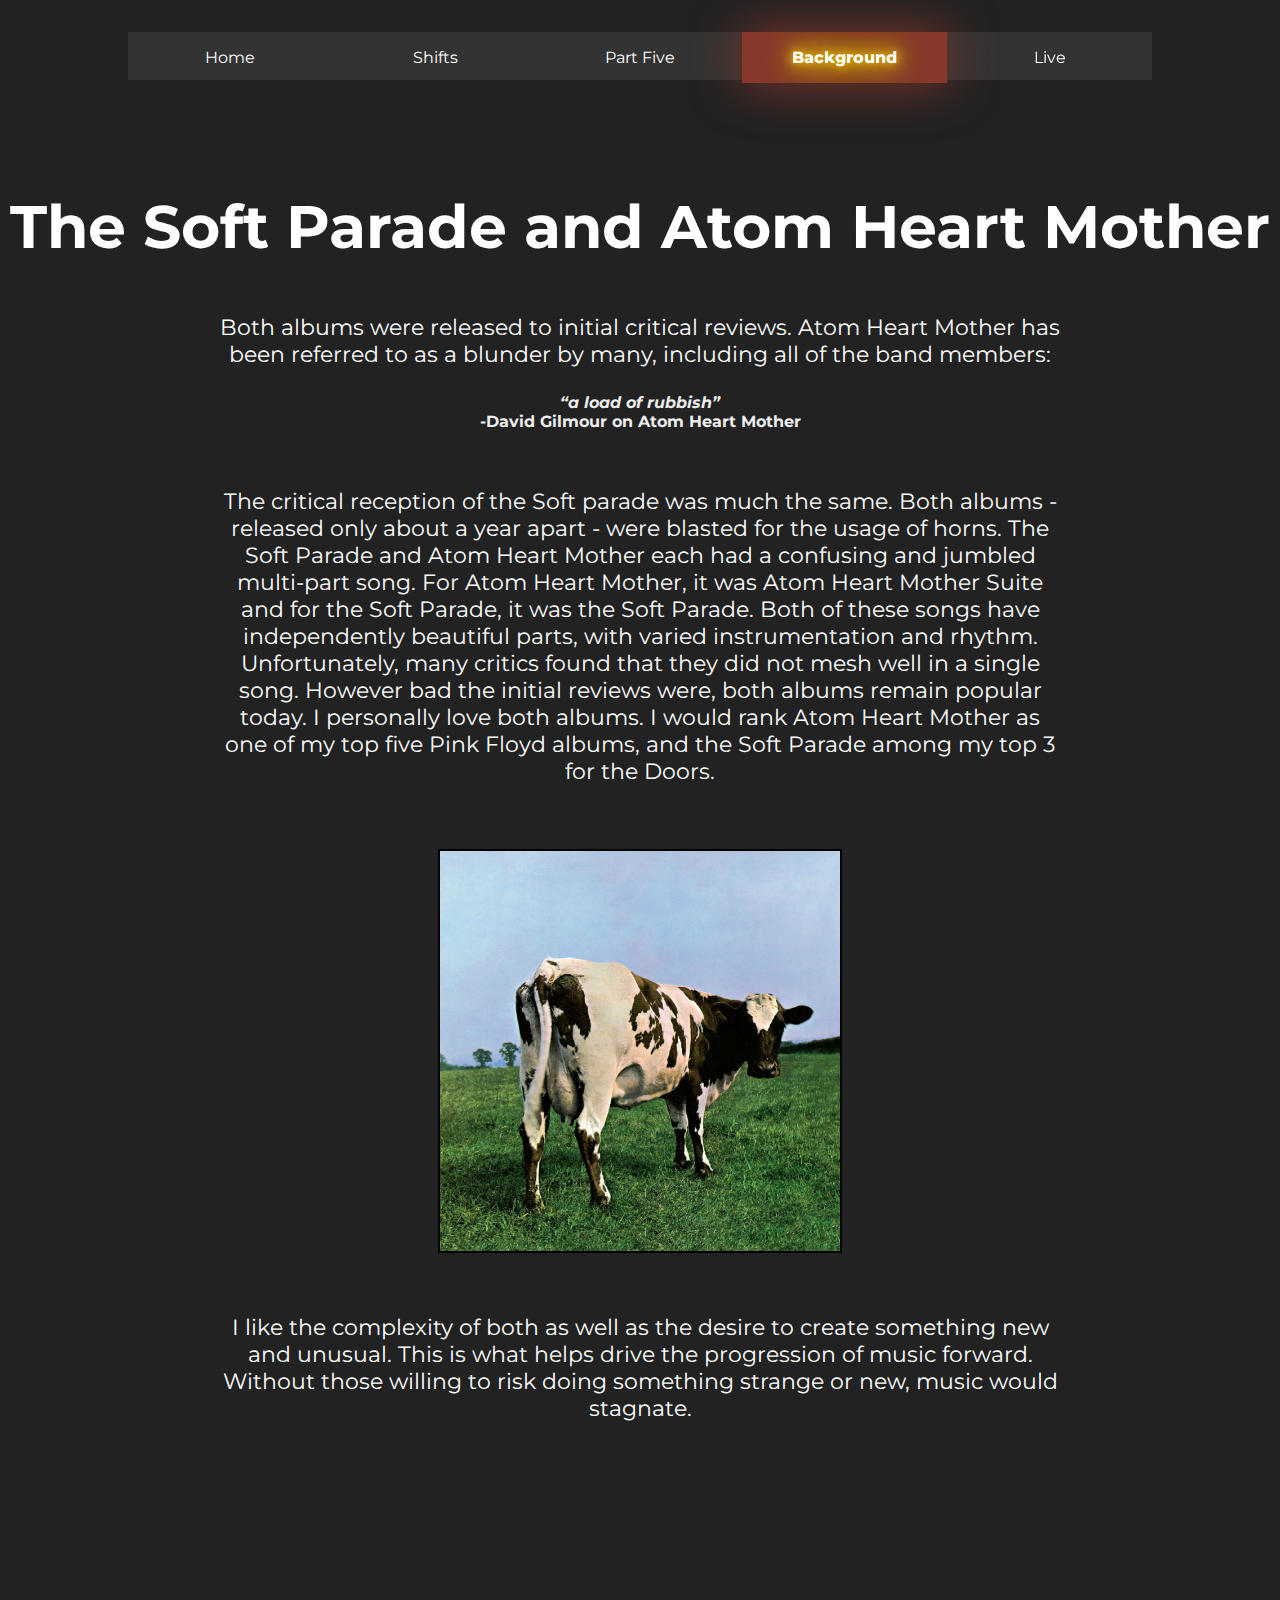
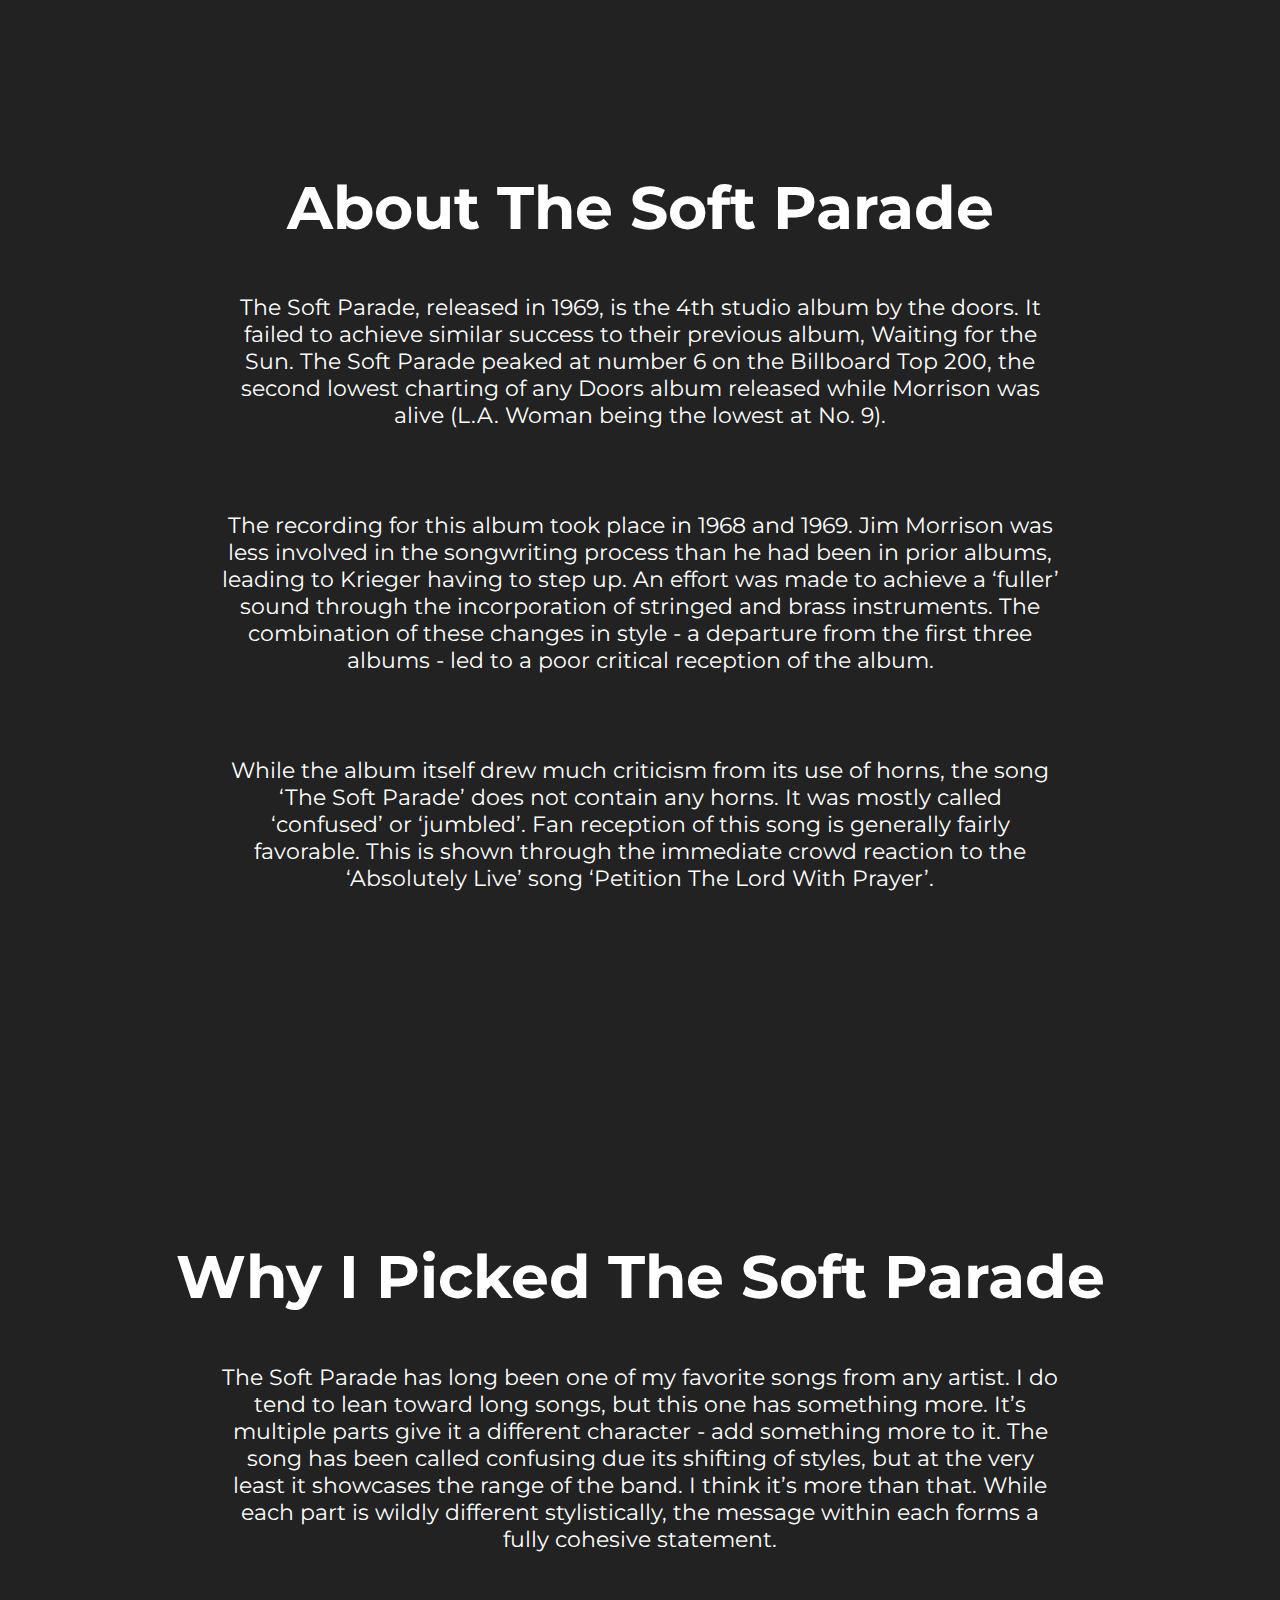
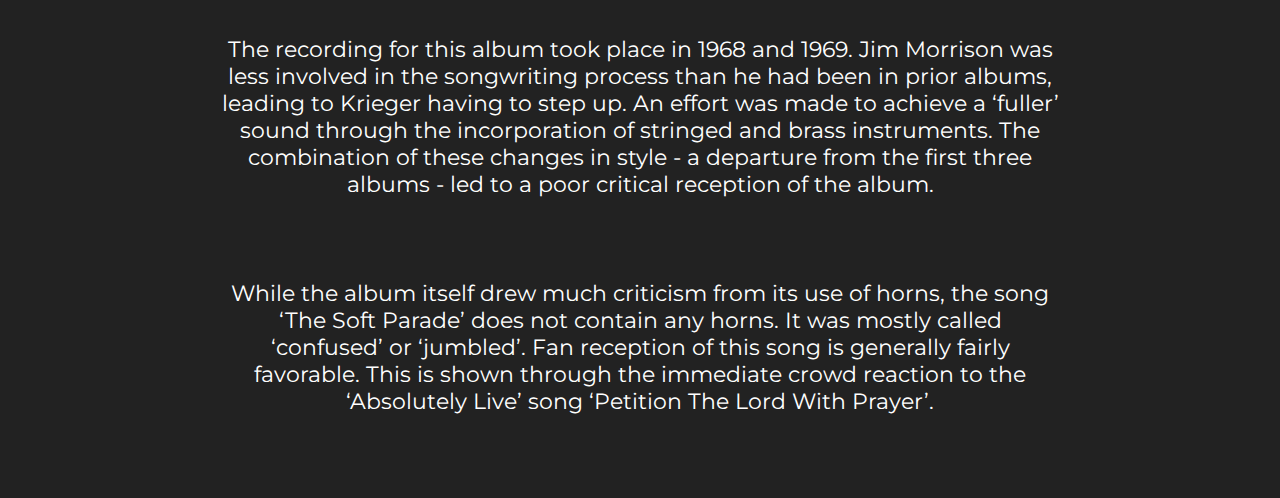
<file: background.html>
<!DOCTYPE html>
<html lang="en" >

  <meta charset="UTF-8">
  <meta name="viewport" content="width=device-width, initial-scale=1, maximum-scale=1">
  <meta content="Nicolas Bray" name="author"> 

<head>
  <meta charset="UTF-8">
  <title>The Soft Parade</title>
  
  
  <link rel='stylesheet' href='https://fonts.googleapis.com/css?family=Montserrat:300,400,600'>
  <link rel="stylesheet" href="css/style.css">

  
</head>

<body class="home2">

<!------------------------------------------------ SCRIPT FOR SCROLL BUTTON ---------------------------------------------------->


<script>
  window.onscroll = function() {scrollFunction()};

  function scrollFunction() {
    if (document.body.scrollTop > 20 || document.documentElement.scrollTop > 20) {
        document.getElementById("myBtn").style.display = "block";
    } else {
        document.getElementById("myBtn").style.display = "none";
    }
}

function topFunction() {
    document.body.scrollTop = 0;
    document.documentElement.scrollTop = 0;
}
</script>



<!-----------------------------------------------NAVIGATION BAR-------------------------------------------------------------->

<br>
<br>

<ul>
  <li><a href="index.html">Home</a></li>
  <li><a href="shifts.html">Shifts</a></li>
  <li><a href="five.html">Part Five</a></li>
  <li><a class="active" href="background.html">Background</a></li>
  <li><a href="live.html">Live</a></li>
</ul>

</br>
</br>
</br>
</br>

<!-------------------------------------------- TOP BUTTON ------------------------------------------------------------------------->


<button onclick="topFunction()" id="myBtn" title="Go to top">Top</button>

<br>
<br>
<br>
<br>


<!--------------------------------------------------- THE SOFT PARADE AND ATOM HEART MOTHER ---------------------------------------------------->


<p style="font-weight: 700; font-size: 60px; padding-bottom: 1vw;" class="center">The Soft Parade and Atom Heart Mother</p>

<br>
<br>
    
    <p style="padding-bottom: 2vw; padding-right: 10em; padding-left: 10em; font-size: 22px;" class="center large">

      Both albums were released to initial critical reviews.  Atom Heart Mother has been referred to as a blunder by many, including all of the band members:
             <center><b><i><span style="color:#efefef"> “a load of rubbish” </span></i></b></center>
                <center><b><span style="color:#efefef">-David Gilmour on Atom Heart Mother</span></b></center>
      </p>

      <br><br><br>

      <p style="padding-bottom: 2vw; padding-right: 10em; padding-left: 10em; font-size: 22px;" class="center">
      The critical reception of the Soft parade was much the same.  Both albums - released only about a year apart - were blasted for the usage of horns.  The Soft Parade and Atom Heart Mother each had a confusing and jumbled multi-part song.  For Atom Heart Mother, it was Atom Heart Mother Suite and for the Soft Parade, it was the Soft Parade.  Both of these songs have independently beautiful parts, with varied instrumentation and rhythm.  Unfortunately, many critics found that they did not mesh well in a single song.  However bad the initial reviews were, both albums remain popular today.  I personally love both albums.  I would rank Atom Heart Mother as one of my top five Pink Floyd albums, and the Soft Parade among my top 3 for the Doors.
      </p>

      <br><br>


        <center><img src="cow.jpg" style="width: 400px; height: 400px; border-color: black;" border=2></img></center>


      <br><br><br>

      <p style="padding-bottom: 2vw; padding-right: 10em; padding-left: 10em; font-size: 22px;" class="center">
      I like the complexity of both as well as the desire to create something new and unusual.  This is what helps drive the progression of music forward.  Without those willing to risk doing something strange or new, music would stagnate.
      </p>

<br><br><br><br><br><br><br><br><br><br><br><br><br><br><br><br><br>


<!---------------------------------------------------------- ABOUT THE SOFT PARADE ------------------------------------------------------------------------->


<p style="font-weight: 700; font-size: 60px; padding-bottom: 1vw;" class="center">About The Soft Parade</p>

<br>
<br>
    
    <p style="padding-bottom: 2vw; padding-right: 10em; padding-left: 10em; font-size: 22px;" class="center">

      The Soft Parade, released in 1969, is the 4th studio album by the doors.  It failed to achieve similar success to their previous album, Waiting for the Sun.  The Soft Parade peaked at number 6 on the Billboard Top 200, the second lowest charting of any Doors album released while Morrison was alive (L.A. Woman being the lowest at No. 9).

    </p>

      <br><br><br>

    <p style="padding-bottom: 2vw; padding-right: 10em; padding-left: 10em; font-size: 22px;" class="center">
      
    The recording for this album took place in 1968 and 1969.  Jim Morrison was less involved in the songwriting process than he had been in prior albums, leading to Krieger having to step up.  An effort was made to achieve a ‘fuller’ sound through the incorporation of stringed and brass instruments.  The combination of these changes in style - a departure from the first three albums - led to a poor critical reception of the album.

    </p>

    <br><br><br>

    <p style="padding-bottom: 2vw; padding-right: 10em; padding-left: 10em; font-size: 22px;" class="center">
      
   While the album itself drew much criticism from its use of horns, the song ‘The Soft Parade’ does not contain any horns.  It was mostly called ‘confused’ or ‘jumbled’.  Fan reception of this song is generally fairly favorable.  This is shown through the immediate crowd reaction to the ‘Absolutely Live’ song ‘Petition The Lord With Prayer’.


    </p>



<br><br><br><br><br><br><br><br><br><br><br><br><br><br><br><br><br>


<!---------------------------------------------------------- WHY I PICKED THE SOFT PARADE ------------------------------------------------------------------------->


<p style="font-weight: 700; font-size: 60px; padding-bottom: 1vw;" class="center">Why I Picked The Soft Parade</p>

<br>
<br>
    
    <p style="padding-bottom: 2vw; padding-right: 10em; padding-left: 10em; font-size: 22px;" class="center">

      The Soft Parade has long been one of my favorite songs from any artist.  I do tend to lean toward long songs, but this one has something more.  It’s multiple parts give it a different character - add something more to it.  The song has been called confusing due its shifting of styles, but at the very least it showcases the range of the band.  I think it’s more than that.  While each part is wildly different stylistically, the message within each forms a fully cohesive statement.


    </p>

      <br><br><br>

    <p style="padding-bottom: 2vw; padding-right: 10em; padding-left: 10em; font-size: 22px;" class="center">
      
    The recording for this album took place in 1968 and 1969.  Jim Morrison was less involved in the songwriting process than he had been in prior albums, leading to Krieger having to step up.  An effort was made to achieve a ‘fuller’ sound through the incorporation of stringed and brass instruments.  The combination of these changes in style - a departure from the first three albums - led to a poor critical reception of the album.

    </p>

    <br><br><br>

    <p style="padding-bottom: 2vw; padding-right: 10em; padding-left: 10em; font-size: 22px;" class="center">
      
   While the album itself drew much criticism from its use of horns, the song ‘The Soft Parade’ does not contain any horns.  It was mostly called ‘confused’ or ‘jumbled’.  Fan reception of this song is generally fairly favorable.  This is shown through the immediate crowd reaction to the ‘Absolutely Live’ song ‘Petition The Lord With Prayer’.


    </p>


<br>
<br>
<br>





</body>

</html>
</file>
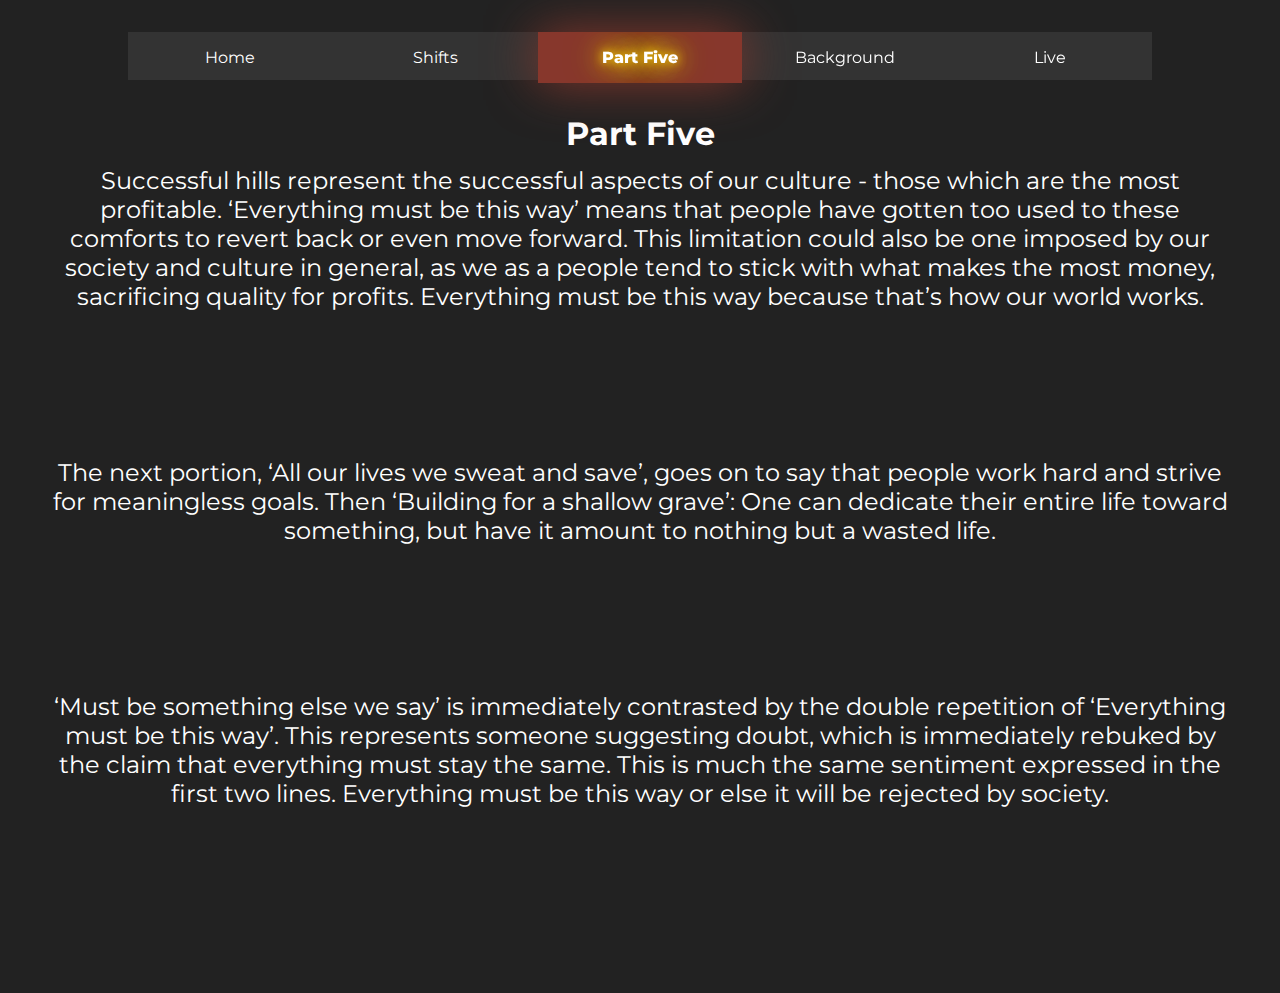
<file: five.html>
<!DOCTYPE html>
<html lang="en" >

  <meta charset="UTF-8">
  <meta name="viewport" content="width=device-width, initial-scale=1, maximum-scale=1">
  <meta content="Nicolas Bray" name="author"> 

<head>
  <meta charset="UTF-8">
  <title>The Soft Parade</title>
  
  
  <link rel='stylesheet' href='https://fonts.googleapis.com/css?family=Montserrat:300,400,600'>
  <link rel="stylesheet" href="css/style.css">

  
</head>

<body class="home2">

<!------------------------------------------------ SCRIPT FOR SCROLL BUTTON ---------------------------------------------------->


<script>
  window.onscroll = function() {scrollFunction()};

  function scrollFunction() {
    if (document.body.scrollTop > 20 || document.documentElement.scrollTop > 20) {
        document.getElementById("myBtn").style.display = "block";
    } else {
        document.getElementById("myBtn").style.display = "none";
    }
}

function topFunction() {
    document.body.scrollTop = 0;
    document.documentElement.scrollTop = 0;
}
</script>



<!-----------------------------------------------NAVIGATION BAR-------------------------------------------------------------->

<br>
<br>

<ul>
  <li><a href="index.html">Home</a></li>
  <li><a href="shifts.html">Shifts</a></li>
  <li><a class="active" href="five.html">Part Five</a></li>
  <li><a href="background.html">Background</a></li>
  <li><a href="live.html">Live</a></li>
</ul>

</br>
</br>
</br>
</br>

<!-------------------------------------------- TOP BUTTON ------------------------------------------------------------------------->


<button onclick="topFunction()" id="myBtn" title="Go to top">Top</button>




  <h1 style="padding-bottom: 1vw;" class="center">Part Five</h1>
    <p style="padding-bottom: 10vw; padding-right: 2em; padding-left: 2em;" class="center big">
      Successful hills represent the successful aspects of our culture - those which are the most profitable.  ‘Everything must be this way’ means that people have gotten too used to these comforts to revert back or even move forward.  This limitation could also be one imposed by our society and culture in general, as we as a people tend to stick with what makes the most money, sacrificing quality for profits.  Everything must be this way because that’s how our world works.
    </p>

    <br>

    <p style="padding-bottom: 10vw; padding-right: 2em; padding-left: 2em;" class="center big">
      The next portion, ‘All our lives we sweat and save’, goes on to say that people work hard and strive for meaningless goals.  Then ‘Building for a shallow grave’: One can dedicate their entire life toward something, but have it amount to nothing but a wasted life.
    </p>

    <br>

    <p style="padding-bottom: 10vw; padding-right: 2em; padding-left: 2em;" class="center big">
      ‘Must be something else we say’ is immediately contrasted by the double repetition of ‘Everything must be this way’.  This represents someone suggesting doubt, which is immediately rebuked by the claim that everything must stay the same.  This is much the same sentiment expressed in the first two lines.  Everything must be this way or else it will be rejected by society.
    </p>

    <br><br><br>













</body>

</html>
</file>
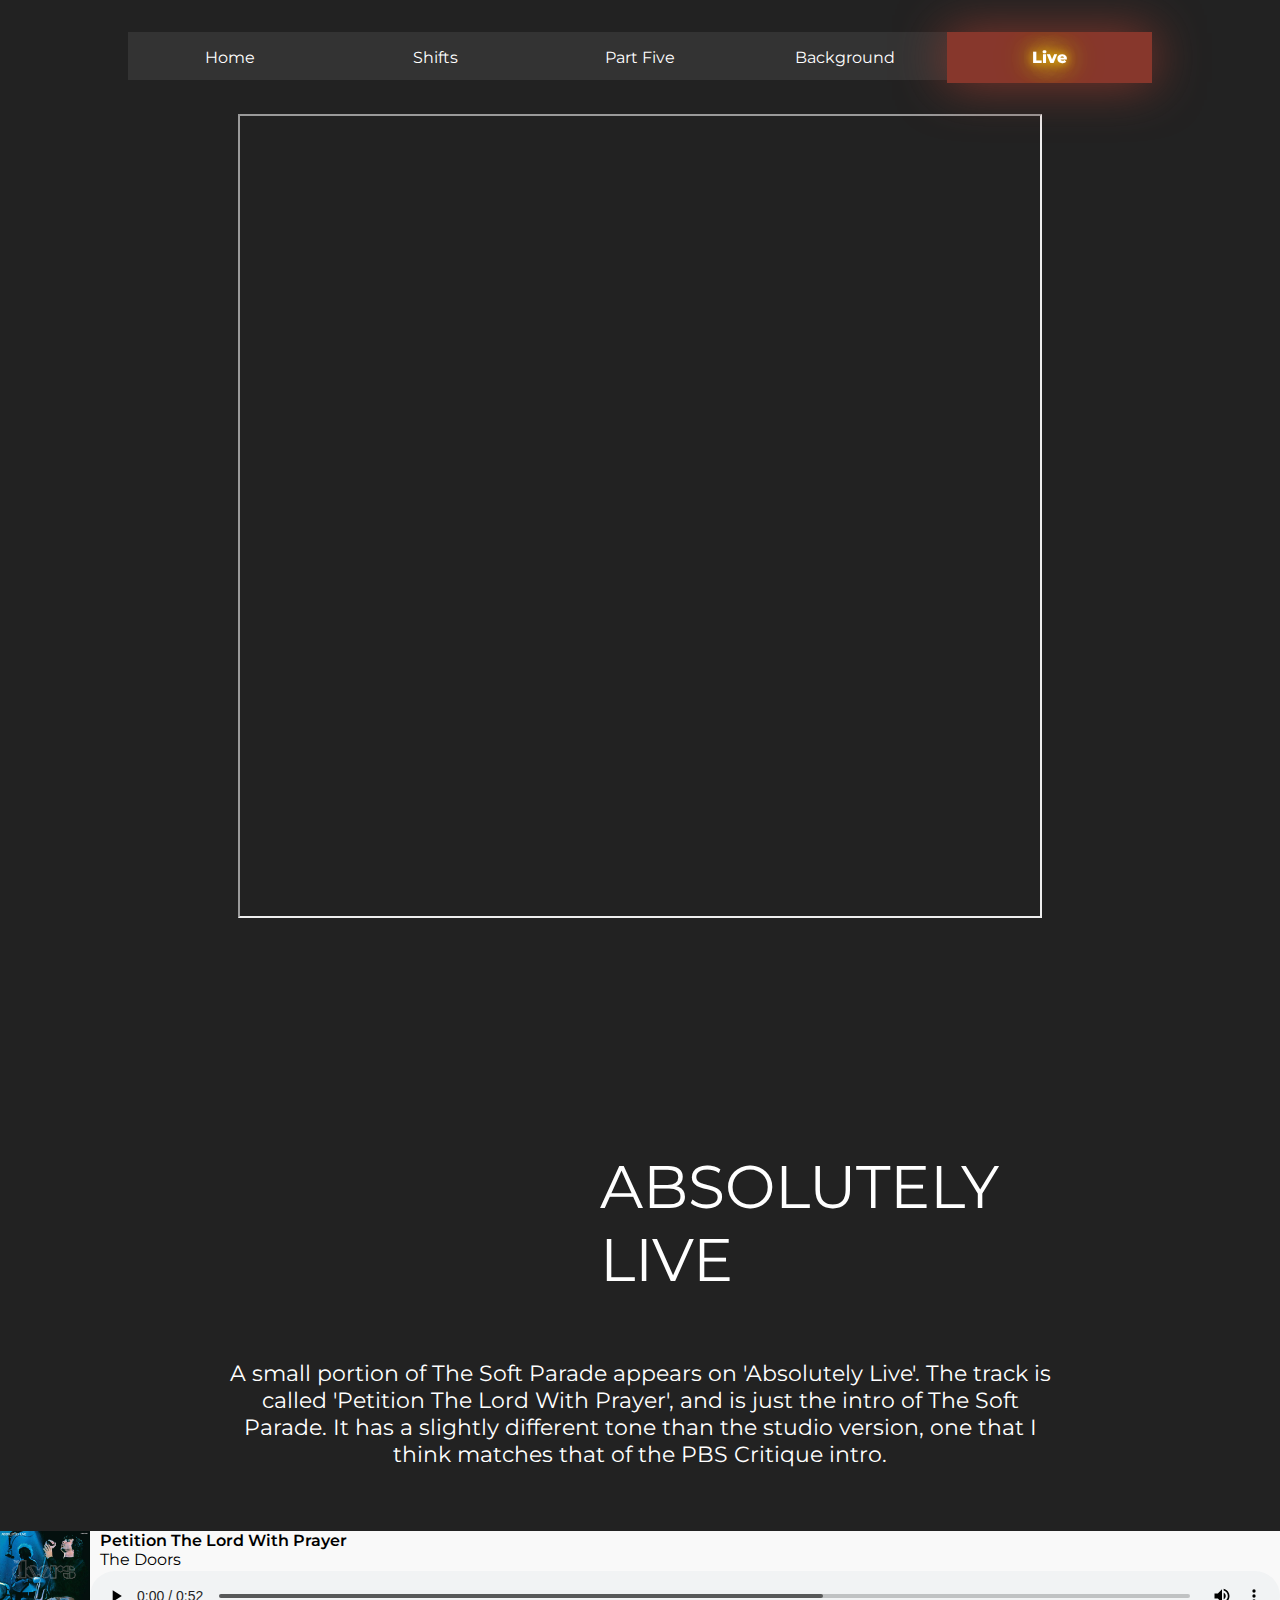
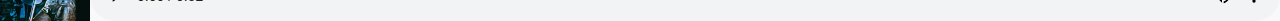
<file: live.html>
<!DOCTYPE html>
<html lang="en" >

  <meta charset="UTF-8">
  <meta name="viewport" content="width=device-width, initial-scale=1, maximum-scale=1">
  <meta content="Nicolas Bray" name="author"> 

<head>
  <meta charset="UTF-8">
  <title>The Soft Parade</title>
  
  
  <link rel='stylesheet' href='https://fonts.googleapis.com/css?family=Montserrat:300,400,600'>
  <link rel="stylesheet" href="css/style.css">

  
</head>

<body class="home3">

<!------------------------------------------------ SCRIPT FOR SCROLL BUTTON ---------------------------------------------------->


<script>
  window.onscroll = function() {scrollFunction()};

  function scrollFunction() {
    if (document.body.scrollTop > 20 || document.documentElement.scrollTop > 20) {
        document.getElementById("myBtn").style.display = "block";
    } else {
        document.getElementById("myBtn").style.display = "none";
    }
}

function topFunction() {
    document.body.scrollTop = 0;
    document.documentElement.scrollTop = 0;
}
</script>



<!-----------------------------------------------NAVIGATION BAR-------------------------------------------------------------->

<br>
<br>

<ul>
  <li><a href="index.html">Home</a></li>
  <li><a href="shifts.html">Shifts</a></li>
  <li><a href="five.html">Part Five</a></li>
  <li><a href="background.html">Background</a></li>
  <li><a class="active" href="live.html">Live</a></li>
</ul>

</br>
</br>
</br>
</br>

<!-------------------------------------------- TOP BUTTON ------------------------------------------------------------------------->


<button onclick="topFunction()" id="myBtn" title="Go to top">Top</button>


<!----------------------------------------------------- VIDEO --------------------------------------------------------------------->


<center><iframe width="800" height="800"
src="https://www.youtube.com/embed/O0IZtB98ykc?autoplay=1">
</iframe></center>


<!------------------------------------------------------ ABSOLUTELY LIVE ------------------------------------------------------------>

<br><br><br><br><br><br><br><br><br><br><br><br>


<p style="padding-bottom: 2vw; padding-right: 10em; padding-left: 10em; font-size: 60px;" class="center large">ABSOLUTELY LIVE</p>

<br><br>

  <p style="padding-bottom: 2vw; padding-right: 10em; padding-left: 10em; font-size: 22px;" class="center large">

    A small portion of The Soft Parade appears on 'Absolutely Live'.  The track is called 'Petition The Lord With Prayer', and is just the intro of The Soft Parade.  It has a slightly different tone than the studio version, one that I think matches that of the PBS Critique intro.

  </p>

<br><br>

<div class="player">
   <div class="left"></div>
   <div class="right">
      <div class="top">
         <a class="song" href="https://open.spotify.com/track/4eFx0dKrOSPijqk1638SGF">Petition The Lord With Prayer</a>
         <a class="artist" href="https://open.spotify.com/artist/22WZ7M8sxp5THdruNY3gXt?si=-x9Ck77XQaqF3a5s7fC-Zw">The Doors</a>
      </div>
      <div class="bottom">
         <video controls="" _autoplay="" name="media"><source src="petition.mp3" type="audio/mp3"></video>
      </div>
   </div>
</div>

</body>

</html>
</file>
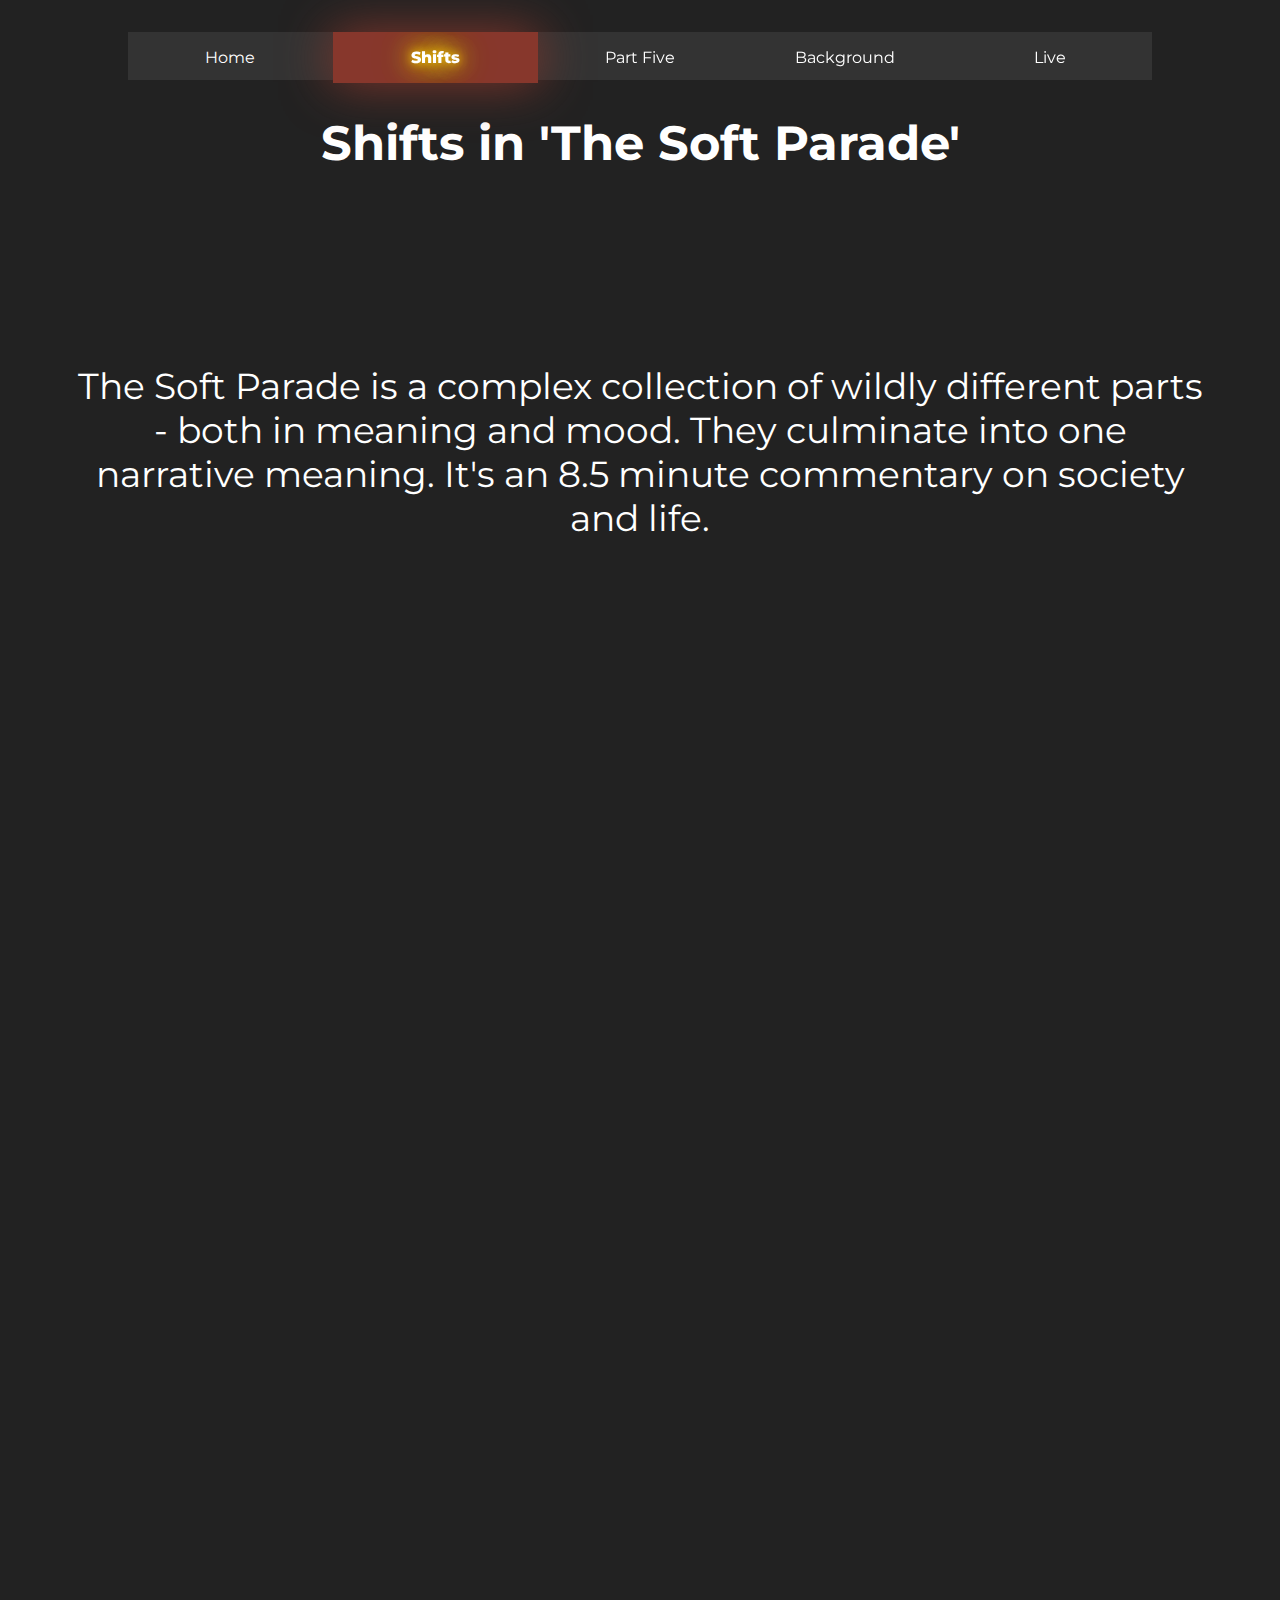
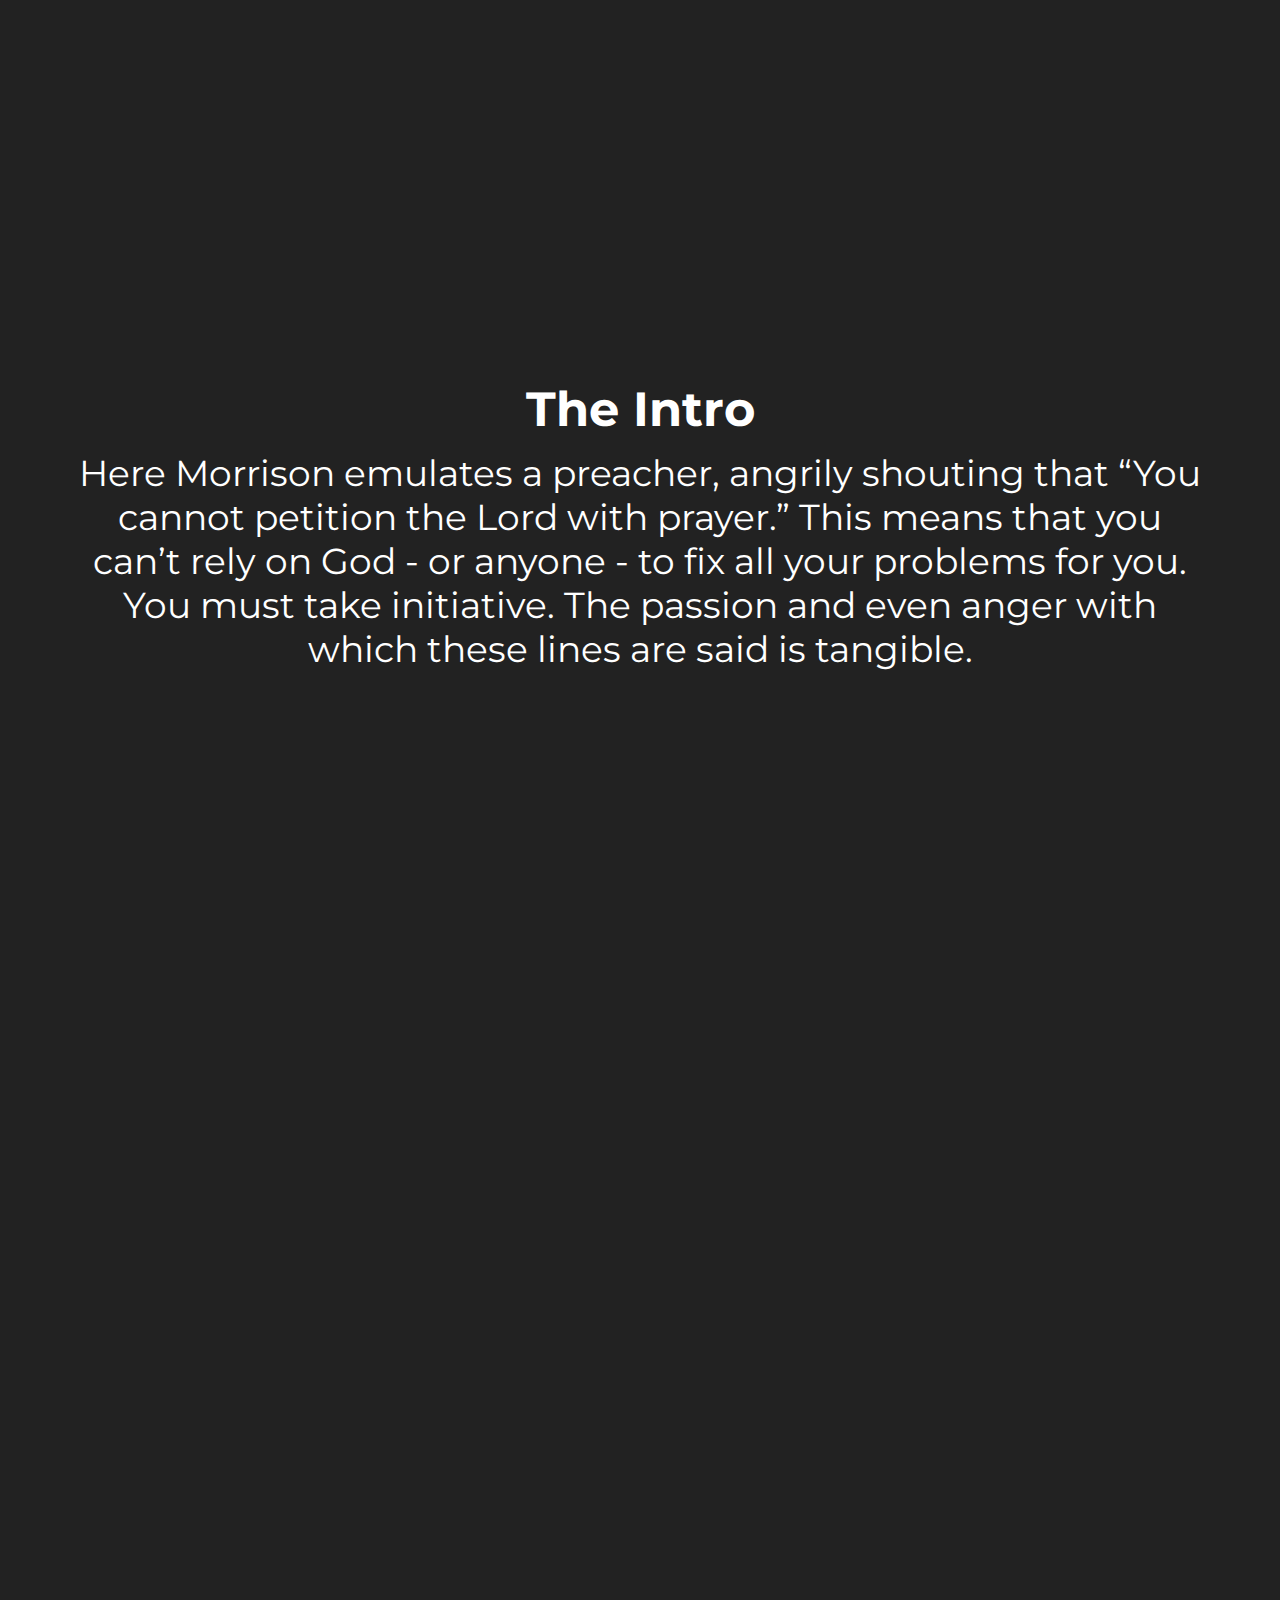
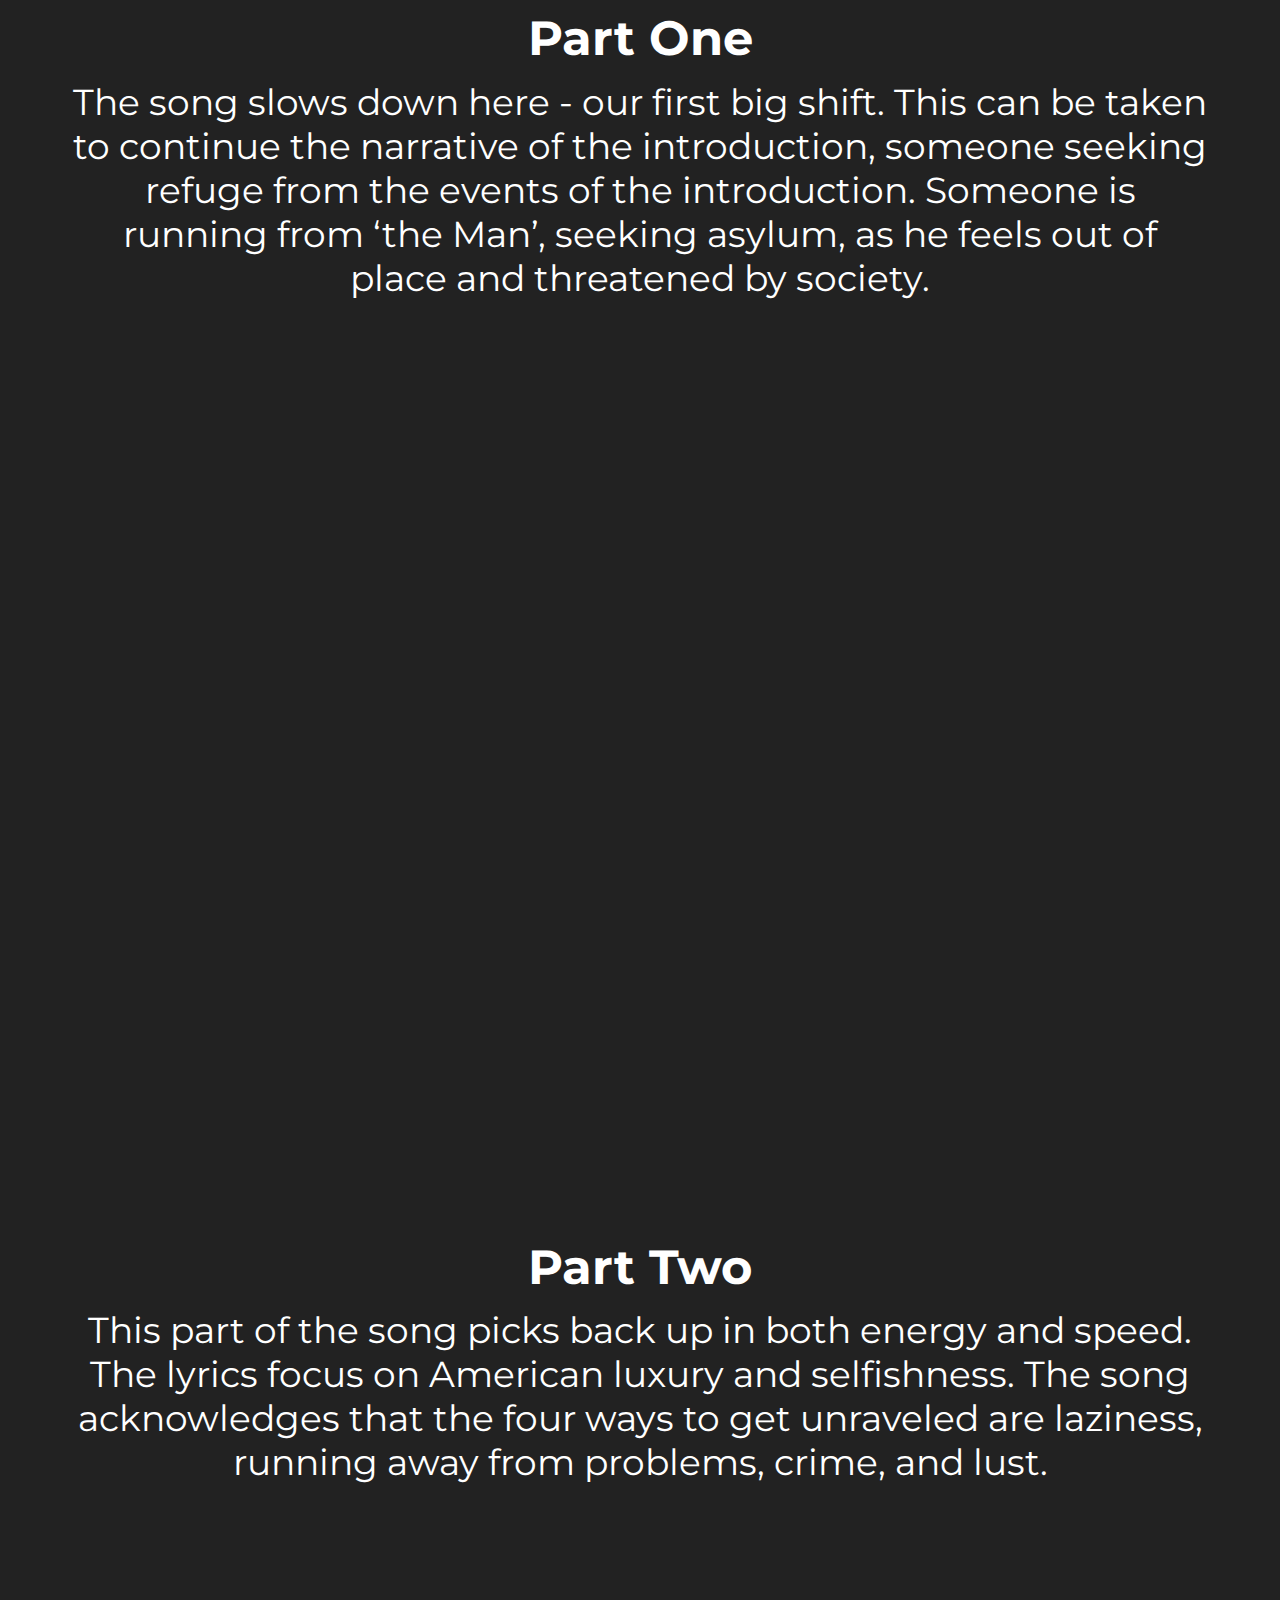
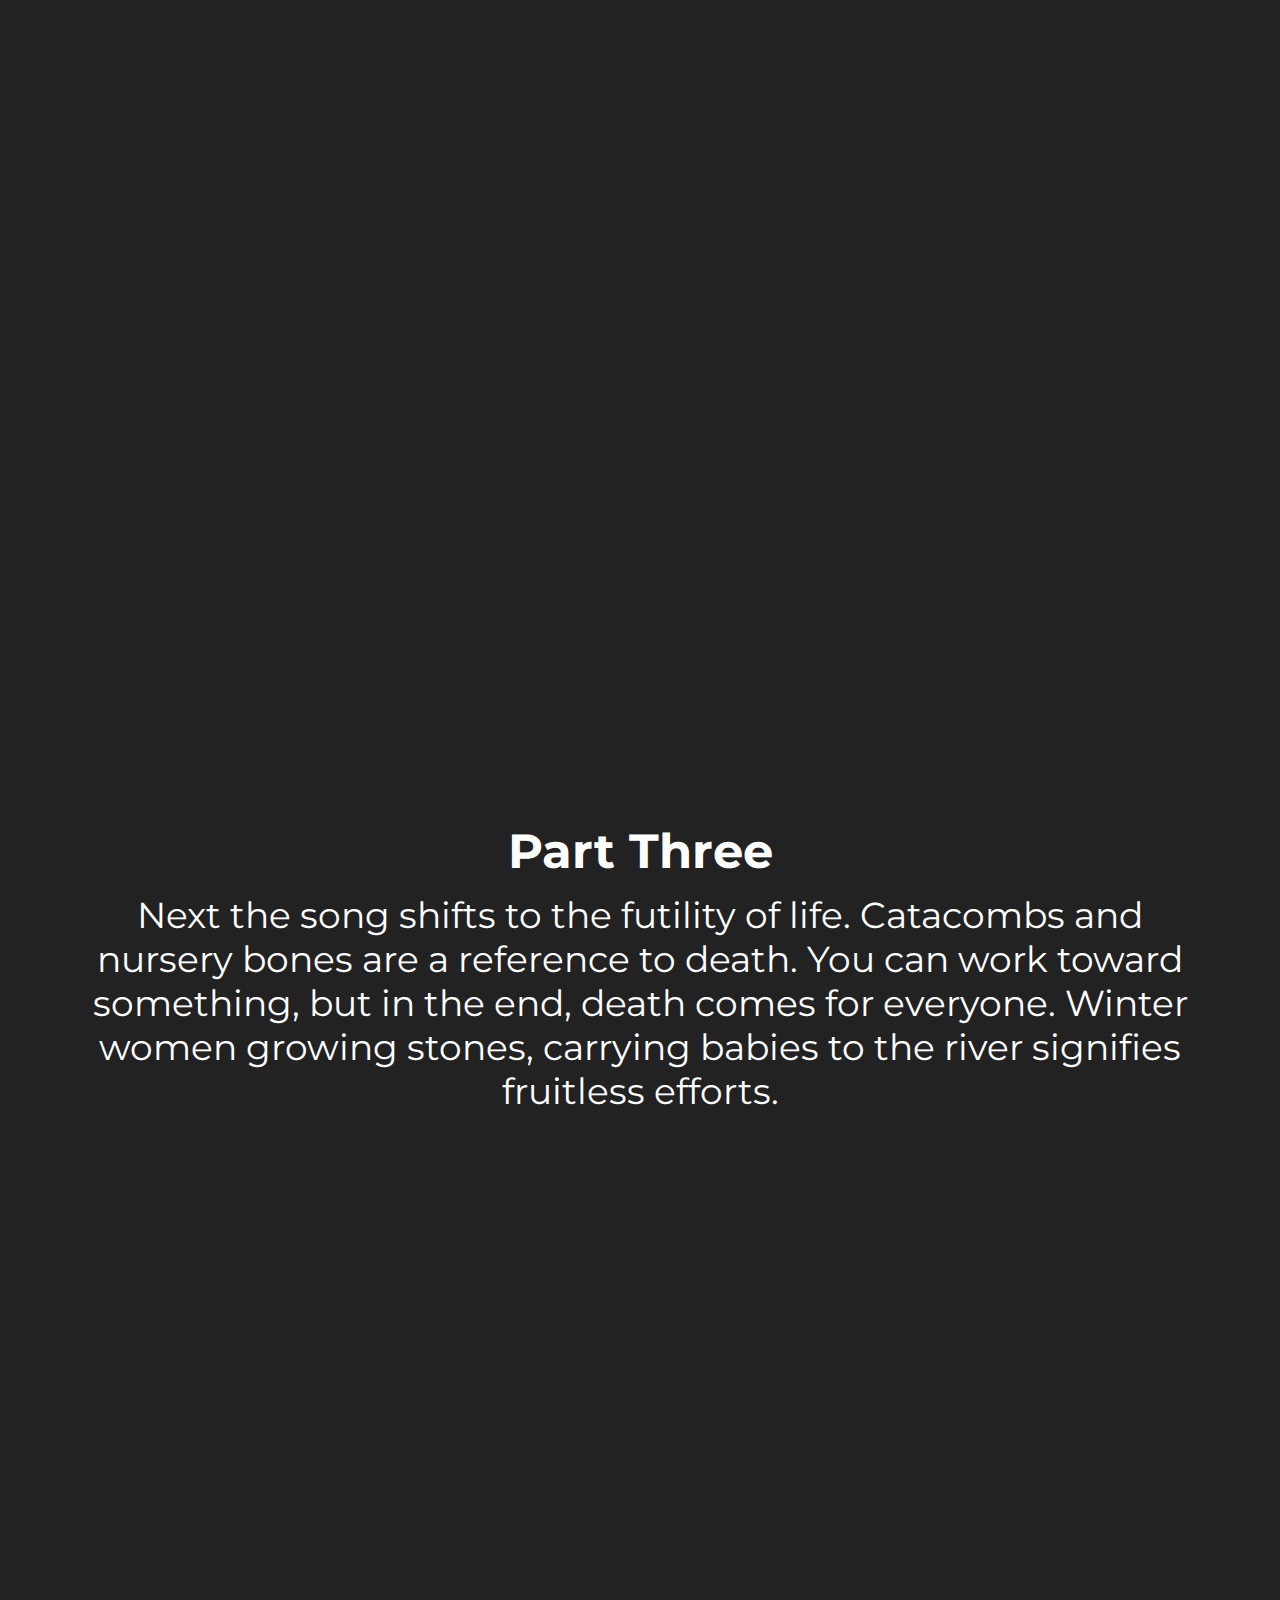
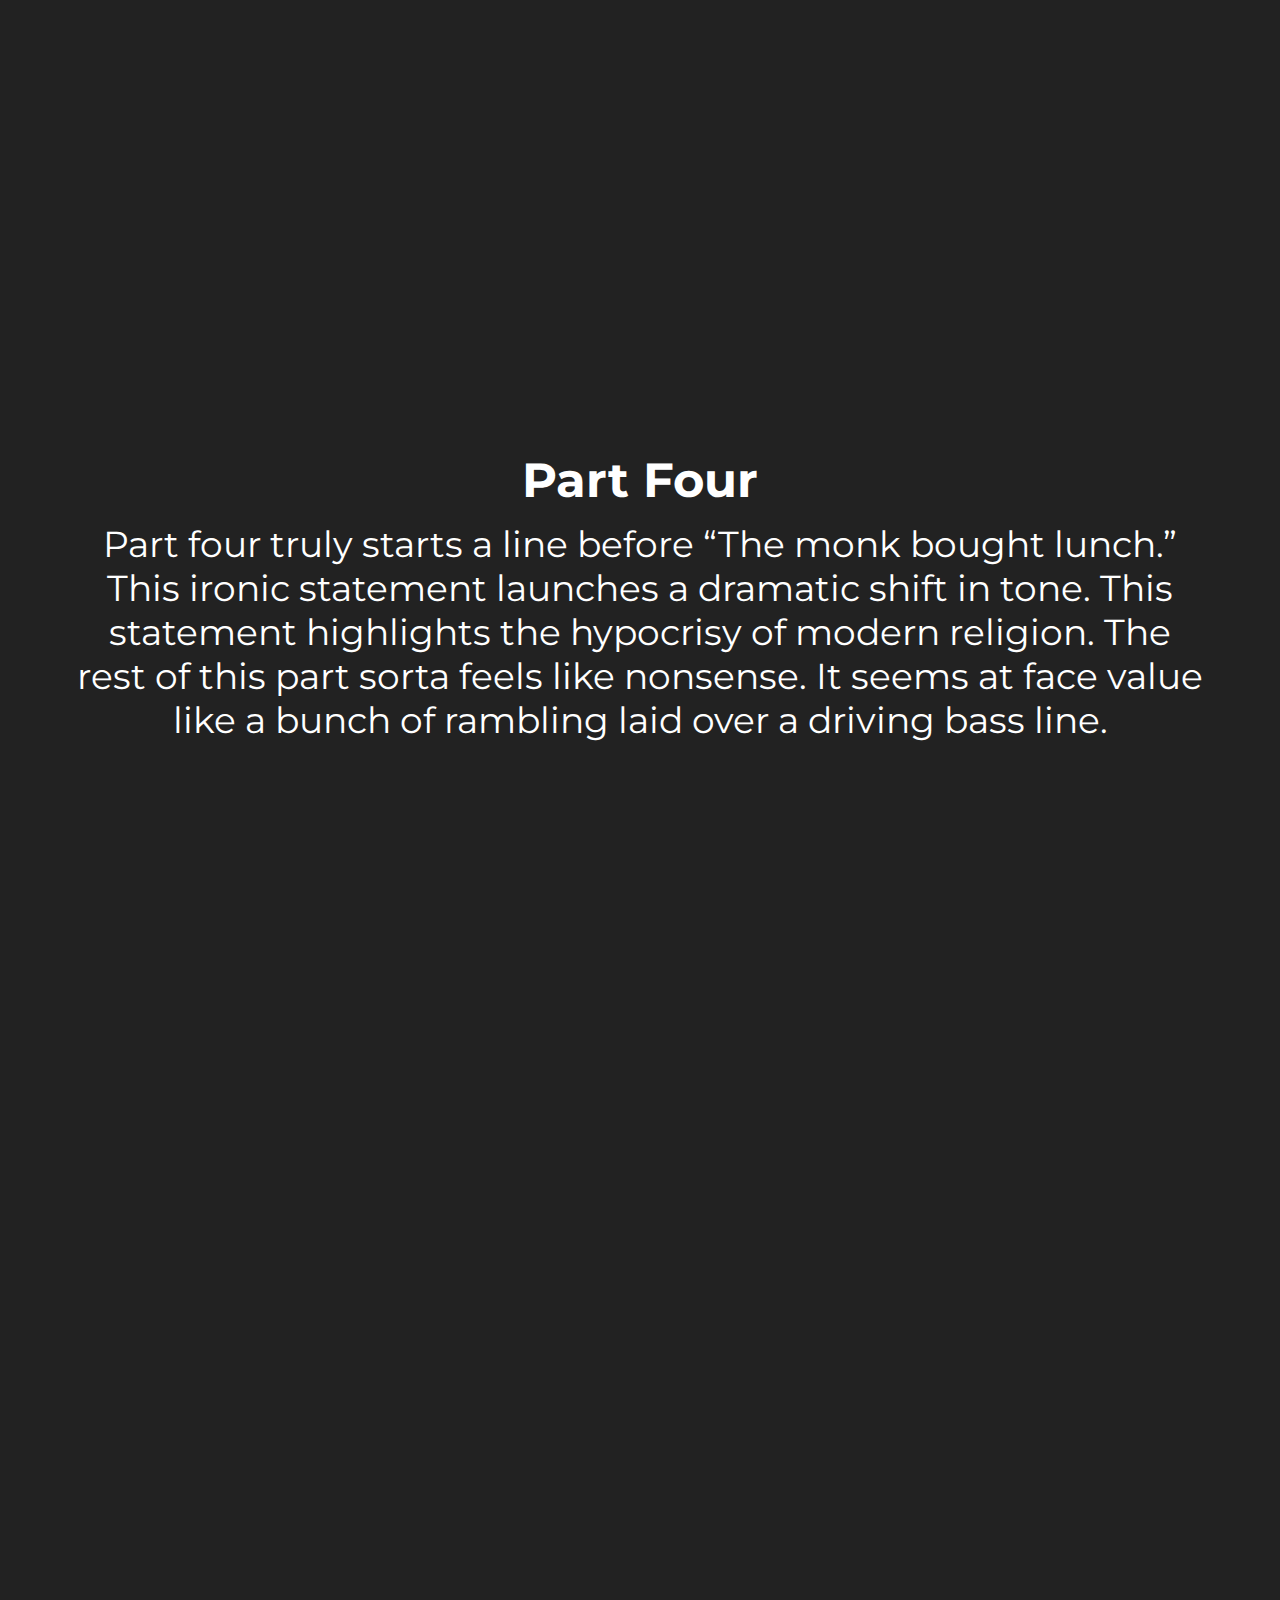
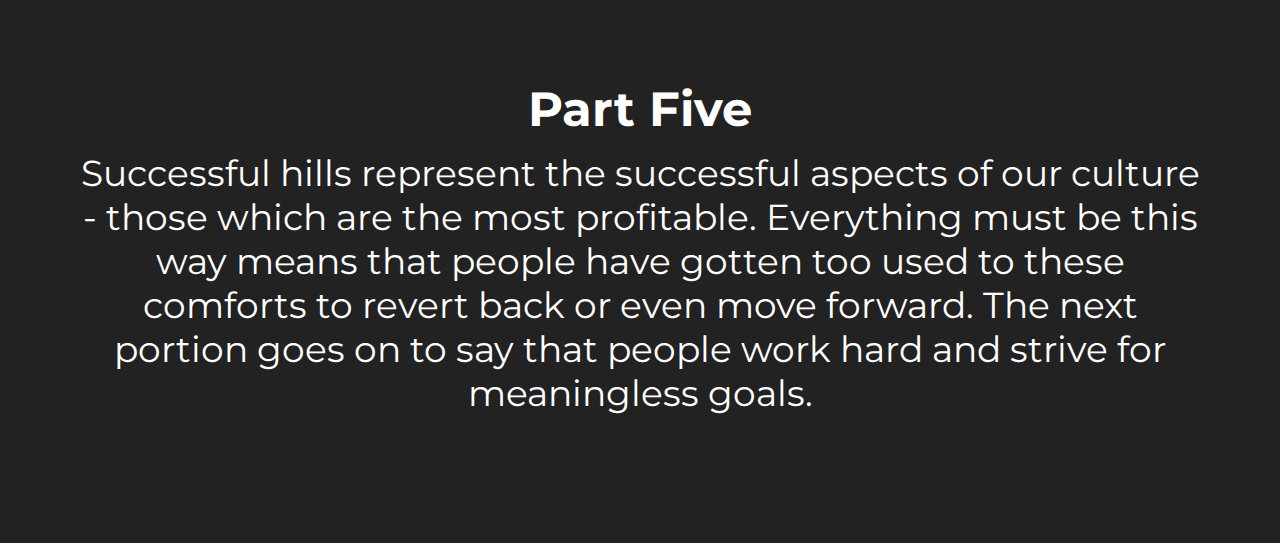
<file: shifts.html>
<!DOCTYPE html>
<html lang="en" >

  <meta charset="UTF-8">
  <meta name="viewport" content="width=device-width, initial-scale=1, maximum-scale=1">
  <meta content="Nicolas Bray" name="author"> 

<head>
  <meta charset="UTF-8">
  <title>The Soft Parade</title>
  
  
  <link rel='stylesheet' href='https://fonts.googleapis.com/css?family=Montserrat:300,400,600'>
  <link rel="stylesheet" href="css/style.css">

  
</head>

<body class="home2">

<!------------------------------------------------ SCRIPT FOR SCROLL BUTTON ---------------------------------------------------->


<script>
  window.onscroll = function() {scrollFunction()};

  function scrollFunction() {
    if (document.body.scrollTop > 20 || document.documentElement.scrollTop > 20) {
        document.getElementById("myBtn").style.display = "block";
    } else {
        document.getElementById("myBtn").style.display = "none";
    }
}

function topFunction() {
    document.body.scrollTop = 0;
    document.documentElement.scrollTop = 0;
}
</script>




<!-----------------------------------------------NAVIGATION BAR-------------------------------------------------------------->

<br>
<br>

<ul>
  <li><a href="index.html">Home</a></li>
  <li><a class="active" href="shifts.html">Shifts</a></li>
  <li><a href="five.html">Part Five</a></li>
  <li><a href="background.html">Background</a></li>
  <li><a href="live.html">Live</a></li>
</ul>

</br>
</br>
</br>
</br>

<!-------------------------------------------- TOP BUTTON ------------------------------------------------------------------------->


<button onclick="topFunction()" id="myBtn" title="Go to top">Top</button>


<!----------------------------------------------- PARALLAX EFFECT ------------------------------------------------------------------>

<div class="paraContainer">
  <h1 style="padding-bottom: 15vw;" class="center">Shifts in 'The Soft Parade'</h1>

  <p style="padding-bottom: 70vh; padding-right: 2em; padding-left: 2em;" class="center big">The Soft Parade is a complex collection of wildly different parts - both in meaning and mood.  They culminate into one narrative meaning.  It's
    an 8.5 minute commentary on society and life.
</p>


<!-------------------------------------------------------------------------- INTRO --------------------------------------------------------------------------------------->


  <div class="parallaxOne">
    
  </div>
  <h1 style="padding-bottom: 1vw;" class="center">The Intro</h1>
    <p style="padding-bottom: 10vw; padding-right: 2em; padding-left: 2em;" class="center big">Here Morrison emulates a preacher, angrily shouting that “You cannot petition the Lord with prayer.”  This means that you can’t rely on God - or anyone - to fix all your problems for you.  You must take initiative.  The passion and even anger with which these lines are said is tangible.
</p>


<!--------------------------------------------------------------------------- PART ONE -------------------------------------------------------------------------------------->


  <div class="parallaxTwo">
    
  </div>
  <h1 style="padding-bottom: 1vw;" class="center">Part One</h1>
    <p style="padding-bottom: 10vw; padding-right: 2em; padding-left: 2em;" class="center big">The song slows down here - our first big shift.  This can be taken to continue the narrative of the introduction, someone seeking refuge from the events of the introduction.  Someone is running from ‘the Man’, seeking asylum, as he feels out of place and threatened by society.
 </p>


<!---------------------------------------------------------------------------- PART TWO ------------------------------------------------------------------------------------->


  <div class="parallaxThree">
    
  </div>
  <h1 style="padding-bottom: 1vw;" class="center">Part Two</h1>
    <p style="padding-bottom: 10vw; padding-right: 2em; padding-left: 2em;" class="center big">
      This part of the song picks back up in both energy and speed.  The lyrics focus on American luxury and selfishness.  The song acknowledges that the four ways to get unraveled are laziness, running away from problems, crime, and lust.

    </p>


<!----------------------------------------------------------------------------- PART THREE ------------------------------------------------------------------------------------>


  <div class="parallaxFour">
    
  </div>
  <h1 style="padding-bottom: 1vw;" class="center">Part Three</h1>
    <p style="padding-bottom: 10vw; padding-right: 2em; padding-left: 2em;" class="center big">
      Next the song shifts to the futility of life.  Catacombs and nursery bones are a reference to death.  You can work toward something, but in the end, death comes for everyone.  Winter women growing stones, carrying babies to the river signifies fruitless efforts.
    </p>


<!------------------------------------------------------------------------------- PART FOUR ---------------------------------------------------------------------------------->


  <div class="parallaxFive">
    
  </div>
  <h1 style="padding-bottom: 1vw;" class="center">Part Four</h1>
    <p style="padding-bottom: 10vw; padding-right: 2em; padding-left: 2em;" class="center big">
      Part four truly starts a line before “The monk bought lunch.”  This ironic statement launches a dramatic shift in tone.  This statement highlights the hypocrisy of modern religion.  The rest of this part sorta feels like nonsense.  It seems at face value like a bunch of rambling laid over a driving bass line.
    </p>


<!------------------------------------------------------------------------------- PART FIVE ---------------------------------------------------------------------------------->

  <div class="parallaxSix">
    
  </div>
  <h1 style="padding-bottom: 1vw;" class="center">Part Five</h1>
    <p style="padding-bottom: 10vw; padding-right: 2em; padding-left: 2em;" class="center big">
      Successful hills represent the successful aspects of our culture - those which are the most profitable.  Everything must be this way means that people have gotten too used to these comforts to revert back or even move forward.  The next portion goes on to say that people work hard and strive for meaningless goals.
    </p>

<!------------------------------------------------------------------------------- PART Six ---------------------------------------------------------------------------------->




  
</div>













</body>

</html>
</file>
<file: css/style.css>
body.home2 {
  font-family: 'Montserrat', sans-serif;
  min-height: 100vh;
  max-height: 100vh;
  margin: 0;
  padding: 0;
  color: #fff;
  display: flex;
  flex-direction: column;
  background: #222222;
  background: -webkit-linear-gradient(to top, #232526, #414345);
}
body.home2 a {
  color: inherit;
}
body.home2 a:not(:hover) {
  text-decoration: none;
}
body.home2 #link-a-me {
  position: absolute;
  bottom: 80px;
  right: 20px;
  height: 60px;
  width: 60px;
  background: url('../softCover.jpg');
  background-size: cover;
  z-index: 1;
  animation: pop-in 120s ease-out;
}
body.home3 {
  font-family: 'Montserrat', sans-serif;
  min-height: 100vh;
  max-height: 100vh;
  margin: 0;
  padding: 0;
  color: #fff;
  display: flex;
  flex-direction: column;
  background: #222222;
  background: -webkit-linear-gradient(to top, #232526, #414345);
}
body.home3 a {
  color: inherit;
}
body.home3 a:not(:hover) {
  text-decoration: none;
}
body.home3 #link-a-me {
  position: absolute;
  bottom: 80px;
  right: 20px;
  height: 60px;
  width: 60px;
  background: url('../absolutelyCover.jpg');
  background-size: cover;
  z-index: 1;
  animation: pop-in 120s ease-out;
}
body.home3 .content {
  overflow: hidden;
  flex-grow: 1;
  height: calc(100% - 80px);
}
body.home3 .content .lyrics {
  padding: 50vh 0;
  min-height: calc(100vh - 80px);
  width: calc(100% - 40px);
  margin: 0 20px;
  text-align: center;
  transition: all .25s;
  position: relative;
}
body.home2 .content .lyrics > div {
  position: relative;
  font-size: 40px;
  line-height: 80px;
  color: #666;
  transition: all .25s;
}
body.home3 .content .lyrics > div:before {
  content: attr(note);
  position: absolute;
  top: 0px;
  left: 50%;
  transform: translate(-50%, -50%);
  font-size: 28px;
  padding-bottom: 35px;
  padding-top: 35px;
}
body.home3 .content .lyrics > div.highlighted {
  color: #fff;
  font-size: 48px;
}
body.home3 .player {
  z-index: 10;
  background: #F9F9F9;
  color: #000;
  min-height: 90px;
  max-height: 90px;
  display: flex;
  flex-direction: row;
}
body.home3 .player .left {
  width: 90px;
  background-image: url('../absolutelyCover.jpg');
  background-size: cover;
}
body.home3 .player .right {
  flex-grow: 1;
  display: flex;
  flex-direction: column;
}
body.home3 .player .right .top {
  flex-grow: 1;
  display: flex;
  flex-direction: column;
  justify-content: left;
  padding-left: 10px;
  text-align: left;
}
body.home3 .player .right .top .song {
  font-size: 1.0em;
  font-weight: 600;
  text-align: left;
}
body.home3 .player .right .bottom {
  display: flex;
}
body.home3 .player .right .bottom video {
  flex-grow: 1;
  height: 50px;
}
body.home2 .content {
  overflow: hidden;
  flex-grow: 1;
  height: calc(100% - 80px);
}
body.home2 .content .lyrics {
  padding: 50vh 0;
  min-height: calc(100vh - 80px);
  width: calc(100% - 40px);
  margin: 0 20px;
  text-align: center;
  transition: all .25s;
  position: relative;
}
body.home2 .content .lyrics > div {
  position: relative;
  font-size: 40px;
  line-height: 80px;
  color: #666;
  transition: all .25s;
}
body.home2 .content .lyrics > div:before {
  content: attr(note);
  position: absolute;
  top: 0px;
  left: 50%;
  transform: translate(-50%, -50%);
  font-size: 28px;
  padding-bottom: 35px;
  padding-top: 35px;
}
body.home2 .content .lyrics > div.highlighted {
  color: #fff;
  font-size: 48px;
}
body.home2 .player {
  z-index: 10;
  background: #F9F9F9;
  color: #000;
  min-height: 90px;
  max-height: 90px;
  display: flex;
  flex-direction: row;
}
body.home2 .player .left {
  width: 90px;
  background-image: url('../softCover.jpg');
  background-size: cover;
}
body.home2 .player .right {
  flex-grow: 1;
  display: flex;
  flex-direction: column;
}
body.home2 .player .right .top {
  flex-grow: 1;
  display: flex;
  flex-direction: column;
  justify-content: left;
  padding-left: 10px;
  text-align: left;
}
body.home2 .player .right .top .song {
  font-size: 1.0em;
  font-weight: 600;
  text-align: left;
}
body.home2 .player .right .bottom {
  display: flex;
}
body.home2 .player .right .bottom video {
  flex-grow: 1;
  height: 50px;
}

@keyframes pop-in {
  0%, 95% {
    transform: translateY(100%);
  }
  100% {
    transform: translateY(0%);
  }
}



header {

  width: 100%;
  position: fixed;
  background-color: blue;
}
ul {
    margin-top: 2em;
    position: fixed;
    z-index: 100;
    list-style-type: none;
    width: 80vw;
    height: 3em;
    margin-left: 10vw;
    padding: 0;
    background-color: #333;

}
li {
    float: left;

}

li a {

    display: block;
    color: white;
    text-align: center;
    padding-top: 1em;
    padding-bottom: 1em;
    width: 16vw;
    margin-right: auto;
    margin-left: auto;
    text-decoration: none;
    overflow: hidden;
}
li a:hover:not(.active) {
    background-color: #111;
}



.active {
    background-color: #87372c;
    box-shadow: 0px 0px 50px #87372c;
    color: #000000;
    font-weight: 800;
    text-shadow: 0 0 10px gold, 0 0 20px gold, 0 0 30px gold, 0 0 40px gold;

}

.activeIce {
    background-color: #82b1ff;
    box-shadow: 0px 0px 50px #82b1ff;
    color: #a400ff;
    font-weight: 800;
    text-shadow: 0 0 10px white, 0 0 20px white, 0 0 30px gold, 0 0 40px white;
}


.cent {
    margin: auto;
    width: 50%;
    border: 7px solid #0015ff;
    padding: 10px;
    text-align: center;
  }

div.img {
  margin: 0 10px 10px 10px;
  border: 1px solid #ccc;
  width: 30%;
}
div.text {
  margin: 10px;
  border: 1px solid #ccc;
  width: 30%;
  height: auto;
}

div.left {
  float: left;
}
div.right {
  float: right;
}



body.sign {
  background-color: #7075FF;
}

body.home {
  background-color: #7075FF;

}
body.driver {
  background-color: #7075FF;
}
body.rider {
  background-color: #7075FF;

}
body.account {
  background-color: #7075FF;
}
button.button1 {
  padding: 15px 25px;
  font-size: 144px;
  text-align: center;
  cursor: pointer;
  outline: none;
  color: white;
  background-color: #000470;
  border: none;
  border-radius: 15px;
  box-shadow: 0 9px #999;
}

button.button1:hover {background-color: #000594}

button.button1:active {
  background-color: #000594;
  box-shadow: 0 5px #666;
  transform: translateY(4px);
}
button.button2 {
  padding: 15px 25px;
  font-size: 144px;
  text-align: center;
  cursor: pointer;
  outline: none;
  color: #fff;
  background-color: #000470;
  border: none;
  border-radius: 15px;
  box-shadow: 0 9px #999;
}

button.button2:hover {background-color: #000594}

button.button2:active {
  background-color: #000594;
  box-shadow: 0 5px #666;
  transform: translateY(4px);
}
button.button3 {
  padding: 15px 25px;
  font-size: 24px;
  text-align: center;
  cursor: pointer;
  outline: none;
  color: #fff;
  background-color: #000470;
  border: none;
  border-radius: 15px;
 
}

.flex-container {
    display: -webkit-flex;
    display: flex;  
    -webkit-flex-flow: row wrap;
    flex-flow: row wrap;
    text-align: center;
}

.flex-container > * {
    padding: 15px;
    -webkit-flex: 1 100%;
    flex: 1 100%;
}

.article {
    text-align: left;
    background: #0057A0;
}



header {
  background: black;color:white;
}

footer {
   position: relative;
   left: 0;
   bottom: 0;
   width: 100%;
   height: auto;
   background-color: #e0beb8;
   color: black;
   text-align: center;
}

footer p {
  font-size: 1vw;
}

.nav {
  background:#AE9A65;
}

.nav ul {
    list-style-type: none;
    padding: 0;
}
.nav ul a {
    text-decoration: none;
}

@media all and (min-width: 768px) {
    .nav {text-align:left;-webkit-flex: 1 auto;flex:1 auto;-webkit-order:1;order:1;}
    .article {-webkit-flex:5 0px;flex:5 0px;-webkit-order:2;order:2;}
    footer {-webkit-order:3;order:3;}

}

button.button3:hover {background-color: #000594}

button.button3:active {
  background-color: #000594;
  
  transform: translateY(4px);
}
.left {
  text-align: left;
}
.right {
  text-align: right;
}
.secret {
  text-align: center;
  color: #7075FF;
  ;
}
.white {
  color: white;
}
.dark {
  text-align: left;
  color: black;
}
.grey {
  color: #808285;
}
.purple {
  color: #992068;
}
.green {
  color: #114c18;
}
.blue {
  color: #0015ff;
}
.lightBlue {
  color: #00bbff;
}
.lightGreen {
  color: #359932;
}
.lightRed {
  color: #e07567;
}
.red {
  color: #bf4939;
}
.darkRed {
  color: #87372c;
}
.center {
  text-align: center;
  
  ;
}
.under {
  text-decoration: underline;
}
p.text1 {
  font-size: 130%;
  color: #7075FF;
  text-align: justify;
  margin-left: 10px;
}
p.text {
  font-size: 130%;
  color: white;
  text-align: justify;
  margin-left: 10px;
}
label.switch {
  position: relative;
  display: inline-block;
  width: 60px;
  height: 34px;
}
label.switch input {display:none;}

div.slider {
  position: absolute;
  cursor: pointer;
  top: 0;
  left: 0;
  right: 0;
  bottom: 0;
  background-color: #000000;
  -webkit-transition: .9s;
  transition: .9s;
}


.parallax-window {
    min-height: 400px;
    background: transparent;
}

div.slider:before {
  position: absolute;
  content: "";
  height: 26px;
  width: 26px;
  left: 4px;
  bottom: 4px;
  background-color: white;
  -webkit-transition: .4s;
  transition: .4s;
}

input:checked + .slider {
  
  background-color: #00f6ff;

  
}

input:focus + .slider {
  box-shadow: 0 0 1px #2196F3;
}

input:checked + .slider:before {
  -webkit-transform: translateX(26px);
  -ms-transform: translateX(26px);
  transform: translateX(26px);
}


.tiny {
  font-size: 50%;
}
.small {
  font-size: 75%
}
.large {
  font-size: 125%;
}
.big {
  font-size: 150%;
}
.huge {
  font-size: 175%;
}
.giant {
  font-size: 200%;
}
.massive { 
font-size: 250%; 
}
.collosal {
  font-size: 500%;
}

.dropbtn {
    background-color: #4CAF50;
    color: white;
    padding: 16px;
    font-size: 16px;
    border: none;
    cursor: pointer;
}

.dropbtn:hover, .dropbtn:focus {
    background-color: #3e8e41;
}

.dropdown {
    position: relative;
    display: inline-block;
}

.dropdown-content {
    display: none;
    position: absolute;
    background-color: #f9f9f9;
    min-width: 160px;
    overflow: auto;
    box-shadow: 0px 8px 16px 0px rgba(0,0,0,0.2);
    z-index: 1;
}

.dropdown-content a {
    color: black;
    padding: 12px 16px;
    text-decoration: none;
    display: block;
}

.dropdown a:hover {background-color: #f1f1f1}

.show {display:block;}

.mBack {
  background-image: url("m.jpg");
   background-attachment: fixed;
    background-position: center;
    background-repeat: no-repeat;
    background-size: cover;
 
}

.goodfellasBack { 
  background-image: url("goodfellas.jpg");
   background-attachment: fixed;
    background-position: center;
    background-repeat: no-repeat;
    background-size: cover;

}

 .whiplashBack { 
  background-image: url("whiplash.jpg");
   background-attachment: fixed;
    background-position: center;
    background-repeat: no-repeat;
    background-size: cover;
}

.reviewBox {
  background-color: white;
  opacity: .95;
}

.aboutMe {
  background-color: white;
  opacity: .85;
  height: 22vw;
  width: 17vw;
}

.aboutMe:hover {
  opacity: 1;
  cursor: pointer;
  box-shadow: 0px 0px 100px #c1291b;
  overflow:hidden;
  transform: scale(1.2);
  border-width: 0px;
  animation: glowing 3000ms infinite;
}

.box2 {
  display: inline-block;

}

.box2 img {
  object-fit: cover;
}

.box2:hover {
  animation: glow 800ms ease-out infinite alternate;
  border-color: #393;
  box-shadow: 0 0 5px rgba(0,255,0,.2), inset 0 0 5px rgba(0,255,0,.1), 0 2px 0 #000;
  color: #efe;
  outline: none;
}


.toKin {
  background-color: white;
  opacity: .85;
  height: 22vw;
  width: 17vw;
}

.toKin:hover {
  opacity: 1;
  cursor: pointer;
  box-shadow: 0px 0px 100px #c1291b;
  overflow:hidden;
  transform: scale(1.2);
  border-width: 0px;
  animation: glowing 3000ms infinite;
}

.toCountry {
  background-color: white;
  opacity: .85;
  height: 22vw;
  width: 17vw;
  
}

.toCountry:hover {
  opacity: 1;
  cursor: pointer;
  box-shadow: 0px 0px 100px #c1291b;
  overflow:hidden;
  transform: scale(1.2);
  border-width: 0px;
  animation: glowing 3000ms infinite;
}



.toGod {
  background-color: white;
  opacity: .85;
  height: 22vw;
  width: 17vw;
}

.toGod:hover {
  opacity: 1;
  cursor: pointer;
  box-shadow: 0px 0px 100px #c1291b;
  overflow:hidden;
  transform: scale(1.2);
  border-width: 0px;
  animation: glowing 3000ms infinite;

}



.toGuests {
  background-color: white;
  height: 22vw;
  opacity: .85;
  width: 17vw;
}

.toGuests:hover {
  opacity: 1;
  cursor: pointer;
  overflow:hidden;
  transform: scale(1.2);
  border-width: 0px;
  animation: glowing 3000ms infinite;
}



.blockContainer {
  display: inline-block;
}

.main {
  border-spacing: 1vw;
}

span.red {
  color: red;
  font-size: 1.7vw;
  vertical-align: middle;
  letter-spacing: .1vw;
  font-weight: 800;
  text-shadow: 0 0 20px red;
}

span.grey {
  color: #666666;
  font-size: 1.7vw;
  vertical-align: middle;
  letter-spacing: .1vw;
  font-weight: 800;
  text-shadow: 0 0 20px #666666;
}

span.brown {
  color: #5b4c26;
  font-size: 1.7vw;
  vertical-align: middle;
  letter-spacing: .1vw;
  font-weight: 800;
  text-shadow: 0 0 20px #5b4c26;
}

span.black {
  color: #000000;
  font-size: 1.7vw;
  vertical-align: middle;
  letter-spacing: .1vw;
  font-weight: 800;
  text-shadow: 0 0 20px #000000;
}

span.lightBlue {
  color: #96ffff;
  font-size: 1.7vw;
  vertical-align: middle;
  letter-spacing: .1vw;
  font-weight: 800;
  text-shadow: 0 0 20px #96ffff;
}

span.dis {
  color: #877865;
  font-size: 1.7vw;
  vertical-align: middle;
  letter-spacing: .1vw;
  font-weight: 800;
  text-shadow: 0 0 20px #877865;
}

span.pus {
  color: #ddff9b;
  font-size: 1.7vw;
  vertical-align: middle;
  letter-spacing: .1vw;
  font-weight: 800;
  text-shadow: 0 0 20px #ddff9b;
}

span.wordFire {
  font-size: 1.7vw;
  vertical-align: middle;
  letter-spacing: .1vw;
  font-weight: 800;
  color: #ff610c;
  animation: fireGlow 3s ease-in-out infinite alternate;
}

span.space {
  letter-spacing: .35vw;
  font-size: 2vw;
  font-weight: 800;
}


.fire {
  animation: animation 1s ease-in-out infinite alternate;
  -moz-animation: animation 1s ease-in-out infinite alternate;
  -webkit-animation: animation 1s ease-in-out infinite alternate;
  -o-animation: animation 1s ease-in-out infinite alternate;
}

.burn {
  animation: animation .65s ease-in-out infinite alternate;
  -moz-animation: animation .65s ease-in-out infinite alternate;
  -webkit-animation: animation .65s ease-in-out infinite alternate;
  -o-animation: animation .65s ease-in-out infinite alternate;
}

.flame {
  animation: animation .85s ease-in-out infinite alternate;
  -moz-animation: animation .85s ease-in-out infinite alternate;
  -webkit-animation: animation .85s ease-in-out infinite alternate;
  -o-animation: animation .85s ease-in-out infinite alternate;
}

.burning {
  animation: animation .45s ease-in-out infinite alternate;
  -moz-animation: animation .45s ease-in-out infinite alternate;
  -webkit-animation: animation .45s ease-in-out infinite alternate;
  -o-animation: animation .45s ease-in-out infinite alternate;
}

@keyframes animation
{
0% {text-shadow: 0 0 20px #fefcc9,
  10px -10px 30px #feec85,
  -20px -20px 40px #ffae34,
  20px -40px 50px #ec760c,
  -20px -60px 60px #cd4606,
  0 -80px 70px #973716,
  10px -90px 80px #451b0e;}
100% {text-shadow: 0 0 20px #fefcc9,
  10px -10px 30px #fefcc9,
  -20px -20px 40px #feec85,
  22px -42px 60px #ffae34,
  -22px -58px 50px #ec760c,
  0 -82px 80px #cd4606,
  10px -90px 80px  #973716;}
}

@-moz-keyframes animation
{
0% {text-shadow: 0 0 20px #fefcc9,
  10px -10px 30px #feec85,
  -20px -20px 40px #ffae34,
  20px -40px 50px #ec760c,
  -20px -60px 60px #cd4606,
  0 -80px 70px #973716,
  10px -90px 80px #451b0e;}
100% {text-shadow: 0 0 20px #fefcc9,
  10px -10px 30px #fefcc9,
  -20px -20px 40px #feec85,
  22px -42px 60px #ffae34,
  -22px -58px 50px #ec760c,
  0 -82px 80px #cd4606,
  10px -90px 80px  #973716;}
}

@-webkit-keyframes animation
{
0% {text-shadow: 0 0 20px #fefcc9,
  10px -10px 30px #feec85,
  -20px -20px 40px #ffae34,
  20px -40px 50px #ec760c,
  -20px -60px 60px #cd4606,
  0 -80px 70px #973716,
  10px -90px 80px #451b0e;}
100% {text-shadow: 0 0 20px #fefcc9,
  10px -10px 30px #fefcc9,
  -20px -20px 40px #feec85,
  22px -42px 60px #ffae34,
  -22px -58px 50px #ec760c,
  0 -82px 80px #cd4606,
  10px -90px 80px  #973716;}
}

@-o-keyframes animation
{
0% {text-shadow: 0 0 20px #fefcc9,
  10px -10px 30px #feec85,
  -20px -20px 40px #ffae34,
  20px -40px 50px #ec760c,
  -20px -60px 60px #cd4606,
  0 -80px 70px #973716,
  10px -90px 80px #451b0e;}
100% {text-shadow: 0 0 20px #fefcc9,
  10px -10px 30px #fefcc9,
  -20px -20px 40px #feec85,
  22px -42px 60px #ffae34,
  -22px -58px 50px #ec760c,
  0 -82px 80px #cd4606,
  10px -90px 80px  #973716;}
}


.treacheryKin {
  background-color: #a0a0a0;
  padding: 1vw 1vw 1vw 1vw;
  border-radius: 1vw;
  height: 3vw;
  width: 20vw;
  position: absolute;
  text-align: center;
  overflow: hidden;
  border-style: solid;
  border-width: 2px;
  border-color: #4c0b0b;
}

.treacheryKin:hover {
  transition: .3s;
  background-color: white;
  height: auto;
  position: center;
  border-style: solid;
  border-width: 2px;
  border-color: #afe3ff;
  box-shadow: 0 0 10px gold, 0 0 20px gold, 0 0 30px gold, 0 0 40px gold;
}




.treacheryCountry {
  background-color: #a0a0a0;
  padding: 1vw 1vw 1vw 1vw;
  border-radius: 1vw;
  height: 3vw;
  width: 20vw;
  position: absolute;
  text-align: center;
  overflow: hidden;
  border-style: solid;
  border-width: 2px;
  border-color: #4c0b0b;
}

.treacheryCountry:hover {
  transition: .3s;
  background-color: white;
  height: auto;
  position: center;
  border-style: solid;
  border-width: 2px;
  border-color: #afe3ff;
  box-shadow: 0 0 10px gold, 0 0 20px gold, 0 0 30px gold, 0 0 40px gold;
}



.treacheryGuests {
  background-color: #a0a0a0;
  padding: 1vw 1vw 1vw 1vw;
  border-radius: 1vw;
  height: 3vw;
  width: 20vw;
  position: absolute;
  text-align: center;
  overflow: hidden;
  border-style: solid;
  border-width: 2px;
  border-color: #4c0b0b;
}

.treacheryGuests:hover {
  transition: .3s;
  background-color: white;
  height: auto;
  position: center;
  border-style: solid;
  border-width: 2px;
  border-color: #afe3ff;
  box-shadow: 0 0 10px gold, 0 0 20px gold, 0 0 30px gold, 0 0 40px gold;
}



.treacheryLords {
  background-color: #a0a0a0;
  padding: 1vw 1vw 1vw 1vw;
  border-radius: 1vw;
  height: 3vw;
  width: 20vw;
  position: absolute;
  text-align: center;
  overflow: hidden;
  border-style: solid;
  border-width: 2px;
  border-color: #4c0b0b;

}

.treacheryLords:hover {
  transition: .3s;
  background-color: white;
  height: auto;
  position: center;
  border-style: solid;
  border-width: 2px;
  border-color: #afe3ff;
  box-shadow: 0 0 10px gold, 0 0 20px gold, 0 0 30px gold, 0 0 40px gold;
}

.centeredTitle {
  padding-top: .01vw;
}



.punishments {
  margin: 1vw;
  top: 0;
  right: 0;
  bottom: 0;
  left: 0;
  width: 100vw;
}

.ice {
  background-image: url("ice.jpg");
}

@keyframes glowing {
  0% { box-shadow: 0 0 -20px #c1291b; }
  40% { box-shadow: 0 0 30px #c1291b; }
  60% { box-shadow: 0 0 30px #c1291b; }
  100% { box-shadow: 0 0 -20px #c1291b; }
}

@keyframes fireGlow {
  0% { text-shadow: 0 0 -30px #c1291b; }
  40% { text-shadow: 0 0 50px #c1291b; }
  60% { text-shadow: 0 0 50px #c1291b; }
  100% { text-shadow: 0 0 -30px #c1291b; }
}

.inhabitantOne {
  background-color: #8592b2;
  border-radius: 2vw;
  height: 20vw;
  width: 20vw;
  text-align: center;
  overflow: hidden;
  border-style: solid;
  border-width: 2px;
  border-color: #505151;
}

.inhabitantOne img {
  height: 100%;
  width: 100%;
}


.inhabitantOne:hover img {
  opacity: 0.0;
}

.inhabitantOne:hover p {
  display: block;
}

.inhabitantOne p {
  display: none;
}

.inhabitantOne h1 {
  display: none;
}

.inhabitantOne:hover h1 {
  display: block;
}


.inhabitantTwo {
  background-color: #8592b2;
  border-radius: 2vw;
  height: 20vw;
  width: 20vw;
  text-align: center;
  overflow: hidden;
  border-style: solid;
  border-width: 2px;
  border-color: #505151;
}

.inhabitantTwo img {
  height: 100%;
  width: 100%;
}

.inhabitantTwo:hover img {
  opacity: 0.0;
}

.inhabitantTwo:hover p {
  display: block;
}

.inhabitantTwo p {
  display: none;
}

.inhabitantTwo h1 {
  display: none;
}
.inhabitantTwo:hover h1 {
  display: block;
}

.inhabitantThree {
  background-color: #8592b2;
  border-radius: 2vw;
  height: 20vw;
  width: 20vw;
  text-align: center;
  overflow: hidden;
  border-style: solid;
  border-width: 2px;
  border-color: #505151;
}

.inhabitantThree img {
  height: 100%;
  width: 100%;
}

.inhabitantThree:hover img {
  opacity: 0.0;
}

.inhabitantThree:hover p {
  display: block;
}

.inhabitantThree p {
  display: none;
}

.inhabitantThree h1 {
  display: none;
}
.inhabitantThree:hover h1 {
  display: block;
}

.inhabitantFour {
  background-color: #8592b2;
  border-radius: 2vw;
  height: 20vw;
  width: 20vw;
  text-align: center;
  overflow: hidden;
  border-style: solid;
  border-width: 2px;
  border-color: #505151;
}

.inhabitantFour img {
  height: 100%;
  width: 100%;
}

.inhabitantFour:hover img {
  opacity: 0.0;
}

.inhabitantFour:hover p {
  display: block;
}

.inhabitantFour p {
  display: none;
}

.inhabitantFour h1 {
  display: none;
}
.inhabitantFour:hover h1 {
  display: block;
}

.imagery {
  background-color: #cc9a8c;
  border-radius: 2vw;
  height: 7vw;
  width: 70%;
  text-align: center;
  overflow: hidden;
  border-style: solid;
  border-width: 2px;
  border-color: #505151;
  margin-right: auto;
  margin-left: auto;
}

.imagery:hover {
  cursor: pointer;
}

.imagery h1 {
  padding-bottom: 1vw;
  padding-top: 1vw;
  font-size: 2vw;
}

.imagery p {
  padding-bottom: 1vw;
  padding-top: 1vw;
  font-size: 1.5vw;
}


.punish {
  background-color: #c1c1c1;
  padding: 1vw 1vw 1vw 1vw;
  border-radius: 1vw;
  height: auto;
  width: 60vw;
  margin-left: auto;
  margin-right: auto;
  position: relative;
  text-align: center;
  overflow: hidden;
  border-style: solid;
  border-width: 2px;
  border-color: #4c0b0b;
}

html {
    overflow: scroll;
    overflow-x: hidden;
}
::-webkit-scrollbar {
    width: 0px;  /* remove scrollbar space */
    background: transparent;  /* optional: just make scrollbar invisible */
}

.punishTab {
  background-color: #ffffff;
  border-radius: 2vw;
  height: 25vw;
  width: 20vw;
  text-align: center;
  overflow: hidden;
  border-style: solid;
  border-width: 2px;
  border-color: #afe3ff;
  box-shadow: 0 0 10px gold;
  margin-left: auto;
  margin-right: auto;
}

.punishTab img {
  float: center;
  height: 100%;
  width: 100%;
}

.punishTab p {
  padding-right: 1vw;
  padding-left: 1vw;
  padding-bottom: 1vw;
}



.treacheryKinPic {
  position: absolute;
  background-color: #a0a0a0;
  border-radius: 1vw;
  height: 15vw;
  width: 15vw;
  margin-right: 4vw;
  margin-left: 4vw;
  overflow: hidden;
  text-align: center;
  border-style: solid;
  border-width: 2px;
  border-color: #4c0b0b;
}

.treacheryKinPic:hover {
  transition: .3s;
  background-color: white;
  height: auto;
  border-style: solid;
  border-width: 2px;
  border-color: #afe3ff;
  box-shadow: 0 0 10px gold, 0 0 20px gold, 0 0 30px gold, 0 0 40px gold;
}

.treacheryKinPic img {
  width: 100%;
  height: 100%;
  max-height: 15vw;
  float: center;
}

.treacheryKinPic p {
  padding-left: 1vw;
  padding-right: 1vw;
  padding-top: 1vw;
}


.treacheryCountryPic {
  position: absolute;
  background-color: #a0a0a0;
  border-radius: 1vw;
  height: 15vw;
  width: 15vw;
  margin-right: 4vw;
  margin-left: 4vw;
  text-align: center;
  overflow: hidden;
  border-style: solid;
  border-width: 2px;
  border-color: #4c0b0b;
}

.treacheryCountryPic:hover {
  transition: .3s;
  background-color: white;
  height: auto;
  border-style: solid;
  border-width: 2px;
  border-color: #afe3ff;
  box-shadow: 0 0 10px gold, 0 0 20px gold, 0 0 30px gold, 0 0 40px gold;
}


.treacheryCountryPic img {
  width: 100%;
  height: 100%;
  max-height: 15vw;
  float: center;
}


.treacheryCountryPic p {
  padding-left: 1vw;
  padding-right: 1vw;
  padding-top: 1vw;
}


.treacheryGuestsPic {
  position: absolute;
  background-color: #a0a0a0;
  border-radius: 1vw;
  height: 15vw;
  width: 15vw;
  margin-right: 4vw;
  margin-left: 4vw;
  overflow: hidden;
  border-style: solid;
  border-width: 2px;
  border-color: #4c0b0b;
}

.treacheryGuestsPic:hover {
  transition: .3s;
  background-color: white;
  height: auto;
  border-style: solid;
  border-width: 2px;
  border-color: #afe3ff;
  box-shadow: 0 0 10px gold, 0 0 20px gold, 0 0 30px gold, 0 0 40px gold;
}

.treacheryGuestsPic img {
  width: 100%;
  height: 100%;
  max-height: 15vw;
  float: center;
}

.treacheryGuestsPic p {
  padding-left: 1vw;
  padding-right: 1vw;
  padding-top: 1vw;
}



.treacheryLordsPic {
  position: absolute;
  background-color: #a0a0a0;
  border-radius: 1vw;
  height: 15vw;
  width: 15vw;
  margin-right: 4vw;
  margin-left: 4vw;
  overflow: hidden;
  border-style: solid;
  border-width: 2px;
  border-color: #4c0b0b;

}

.treacheryLordsPic:hover {
  transition: .3s;
  background-color: white;
  height: auto;
  border-style: solid;
  border-width: 2px;
  border-color: #afe3ff;
  box-shadow: 0 0 10px gold, 0 0 20px gold, 0 0 30px gold, 0 0 40px gold;
}

.treacheryLordsPic img {
  width: 100%;
  height: 100%;
  max-height: 15vw;
  float: center;
}

.treacheryLordsPic p {
  padding-left: 1vw;
  padding-right: 1vw;
  padding-top: 1vw;
}

.paraContainer {
  max-width: 100vw;
  margin: auto;
  background: #222222;
  font-size: 24px;
  padding: 0px;
}

.parallaxOne {
  background: url('../intro.jpg') no-repeat center;
  background-size: cover;
  background-attachment: fixed;
  height: 90vh;
}

.parallaxTwo {
  background: url('../partOne.jpg') no-repeat center;
  background-size: cover;
  background-attachment: fixed;
  height: 90vh;
}

.parallaxThree {
  background: url('../partTwo.jpg') no-repeat center;
  background-size: cover;
  background-attachment: fixed;
  height: 90vh;
}

.parallaxFour {
  background: url('../partThree.jpg') no-repeat center;
  background-size: cover;
  background-attachment: fixed;
  height: 90vh;
}

.parallaxFive {
  background: url('../partFour.jpg') no-repeat center;
  background-size: cover;
  background-attachment: fixed;
  height: 90vh;
}
.parallaxSix {
  background: url('../partFive.jpg') no-repeat center;
  background-size: cover;
  background-attachment: fixed;
  height: 90vh;
}
.parallaxSix {
  background: url('../partFive.jpg') no-repeat center;
  background-size: cover;
  background-attachment: fixed;
  height: 90vh;
}



.songScrollBox {
  height: 30vw;
  width: 40vw;
  overflow: auto;
  background-color: white;
  color: black;
  font-family: sans-serif;
  padding: 10px;
  font-size: 18px;


}

#myBtn {
  border-radius: 20em;
  display: none;
  position: fixed;
  bottom: 20px;
  right: 30px;
  z-index: 99;
  font-size: 18px;
  border: none;
  outline: none;
  background-color: #8a95a8;
  color: black;
  font-weight: bold;
  cursor: pointer;
  padding: 15px;
}

#myBtn:hover {
  background-color: #555;
}

@import url("https://fonts.googleapis.com/css?family=Advent+Pro:100, 200, 400");
* {
  padding: 0;
  margin: 0;
}



#temp-header {
  width: 100%;
  display: grid;
  grid-template-rows: 2, auto;
  grid-template-columns: 3, auto;
  grid-template-areas: ". header ." ". sub-header .";
  justify-content: center;
  align-items: center;
  font-family: "Advent Pro", sans-serif;
}
#temp-header .temp-header, #temp-header .temp-sub-header {
  color: #414141;
  text-align: center;
}
#temp-header .temp-header {
  font-size: 3rem;
  font-weight: 100;
  grid-area: header;
}
#temp-header .temp-sub-header {
  font-size: 1rem;
  font-weight: 400;
  grid-area: sub-header;
}

/*------------END OF TEMP---------- */
.container .menu-btn-1 {
  width: 3rem;
  height: 3rem;
  display: block;
  background-color: #5f6f89;
  border-radius: 50%;
  position: relative;
  -webkit-box-shadow: 1px 1px 15px 0 rgba(0, 0, 0, 0.5);
  -moz-box-shadow: 1px 1px 15px 0 rgba(0, 0, 0, 0.5);
  box-shadow: 1px 1px 15px 0 rgba(0, 0, 0, 0.5);
}

.container .menu-btn-1 span, .container .menu-btn-1 span:after, .container .menu-btn-1 span:before {
  position: absolute;
  top: 50%;
  margin: -1px 0 0 -10px;
  left: 50%;
  width: 20px;
  height: 2px;
  background: #EAE9EC;
}

.container {
  display: flex;
  height: 75vh;
  background-color: #222222;
  justify-content: center;
  align-items: center;
}
.container .menu-block {
  position: relative;
}
.container .menu-btn-1 {
  margin: 0 1rem;
  z-index: 1;
}
.container .menu-btn-1 span:after, .container .menu-btn-1 span:before {
  content: "";
  display: block;
  transition: 0.2s;
}
.container .menu-btn-1 span:after {
  transform: translateY(-5px);
}
.container .menu-btn-1 span:before {
  transform: translateY(5px);
}
.container .menu-btn-active-1 span {
  height: 0px;
}
.container .menu-btn-active-1 span:before {
  transform: rotate(-45deg);
}
.container .menu-btn-active-1 span:after {
  transform: rotate(45deg);
}
.container .menu a {
  position: relative;
  display: inline-block;
  color: #EAE9EC;
  background-color: blue;
  height: 2rem;
  width: 2rem;
  border-radius: 50%;
  display: flex;
  justify-content: center;
  align-items: center;
  transition: 0.2s;
  position: absolute;
  left: calc(20% + 10px);
  top: calc(1rem - 5px);
  z-index: 0;
  background-color: #ff51a5;
  -webkit-box-shadow: 1px 1px 15px 0 rgba(0, 0, 0, 0.5);
  -moz-box-shadow: 1px 1px 15px 0 rgba(0, 0, 0, 0.5);
  box-shadow: 1px 1px 15px 0 rgba(0, 0, 0, 0.5);

}
.container .menu_active a:nth-of-type(1) {
  transform: translate(125%, 120%);
  transition: 0.4s;
  
}
.container .menu_active a:nth-of-type(2) {
  transform: translate(170%, 0%);
  transition: 0.4s;

}
.container .menu_active a:nth-of-type(3) {
  transform: translate(125%, -120%);
  transition: 0.4s;

}
.container .menu_active a:nth-of-type(4) {
  transform: translate(-10%, -160%);
  transition: 0.4s;
  background-color: #ff007b;
  
}
.container .menu_active a:nth-of-type(5) {
  transform: translate(-5%, 155%);
  transition: 0.4s;

}

#back2Top {
    width: 40px;
    line-height: 40px;
    overflow: hidden;
    z-index: 999;
    display: none;
    cursor: pointer;
    -moz-transform: rotate(270deg);
    -webkit-transform: rotate(270deg);
    -o-transform: rotate(270deg);
    -ms-transform: rotate(270deg);
    transform: rotate(270deg);
    position: fixed;
    bottom: 50px;
    right: 0;
    background-color: #DDD;
    color: #555;
    text-align: center;
    font-size: 30px;
    text-decoration: none;
}
#back2Top:hover {
    background-color: #DDF;
    color: #000;
}

h1 .big {

  font-size: 80px;

}
</file>
